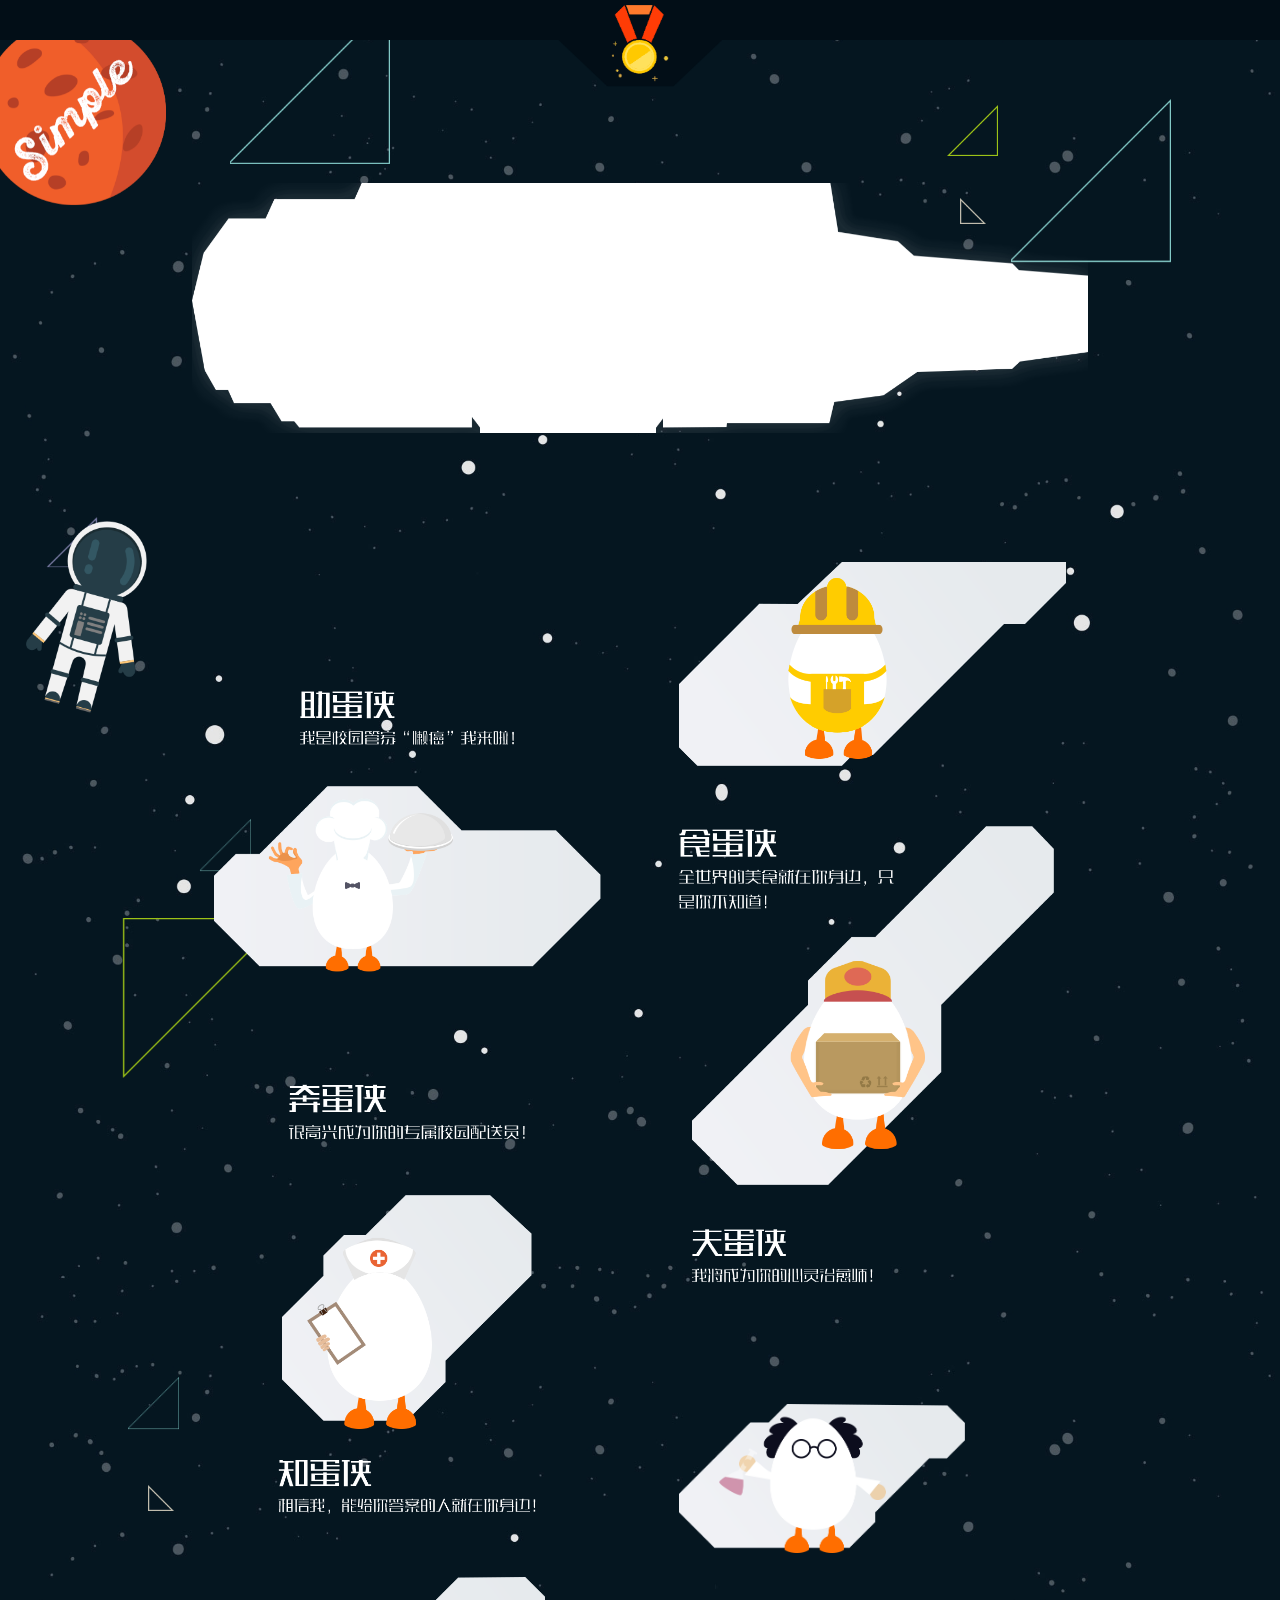
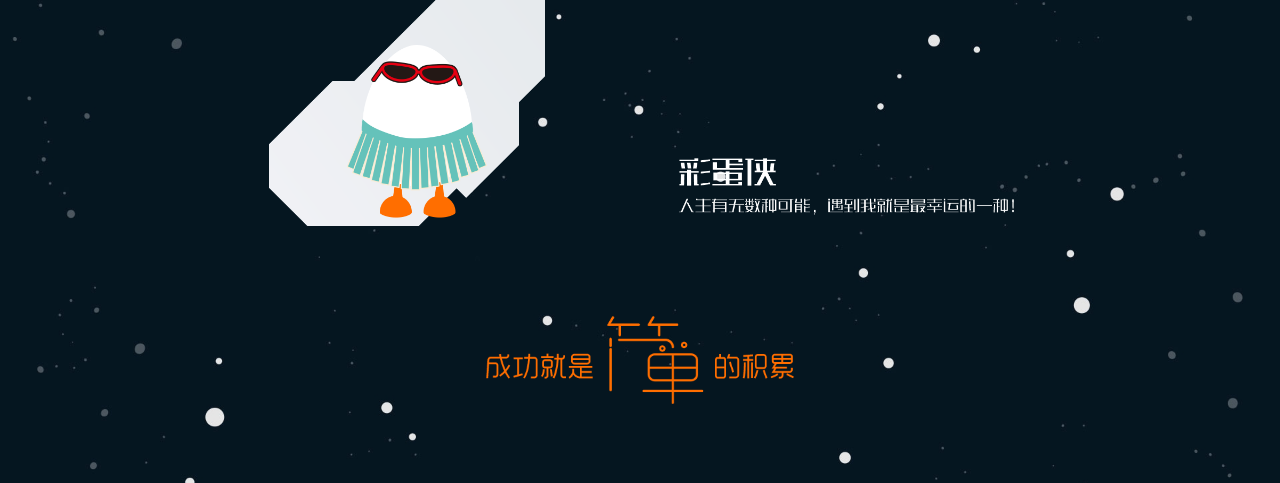
<file: jiandan/index.html>
<!doctype html>
<html lang="en">
<head>
    <meta charset="UTF-8">
    <meta name="viewport"
          content="width=device-width, user-scalable=no, initial-scale=1.0, maximum-scale=1.0, minimum-scale=1.0">
    <meta http-equiv="x-ua-compatible" content="IE=edge, chrome=1"/>
    <meta name = "format-detection" content = "telephone=no">
    <title>简单</title>
    <link rel="stylesheet" href="css/index.css">
    <link rel="stylesheet" href="css/zoomy.css">
</head>
<body>
    <div class="head">
        <img class="head_simple" src="img/simple1.png" alt="">
        <img class="top_bj" src="img/top_bj.png" alt="">
        <div class="headBox">
            <img src="img/jp.png" alt="">
            <img class="shan" src="img/jps.png" alt="">
        </div>
    </div>
    <div class="topHidden">
        <div class="topHiddenCon">
            <p>
                <span>简单英雄榜</span>
                <img src="img/phb.png" alt="">
            </p>
            <div class="tabBox">
                <ul class="tabNav">
                    <li class="active">屌丝榜</li>
                    <li>富豪榜</li>
                    <li>Loser榜</li>
                    <li>HOT榜</li>
                </ul>
                <div class="tabCon">
                    <div class="tabConList">
                        <ul>
                            <li>排名</li>
                            <li>学校</li>
                            <li>电话</li>
                            <p></p>
                        </ul>
                        <div class="list">
                            <ul class="row">
                                <li>
                                    <span class="top1"><img src="img/top1.png" alt=""></span>
                                    <span class="name">屌丝1</span>
                                </li>
                                <li>中国山东省济南市蓝翔职业技术学院挖掘机专业</li>
                                <li>135****7293</li>
                            </ul>
                            <ul class="row">
                                <li>
                                    <span class="top2"><img src="img/top2.png" alt=""></span>
                                    <span class="name">屌丝2</span>
                                </li>
                                <li>中国山东省济南市蓝翔职业技术学院挖掘机专业</li>
                                <li>135****7293</li>
                            </ul>
                            <ul class="row">
                                <li>
                                    <span class="top3"><img src="img/top3.png" alt=""></span>
                                    <span class="name">屌丝3</span>
                                </li>
                                <li>中国山东省济南市蓝翔职业技术学院挖掘机专业</li>
                                <li>135****7293</li>
                            </ul>
                            <ul class="row">
                                <li>
                                    <span class="top4">4</span>
                                    <span class="name">屌丝4</span>
                                </li>
                                <li>中国山东省济南市蓝翔职业技术学院挖掘机专业</li>
                                <li>135****7293</li>
                            </ul>
                            <ul class="row">
                                <li>
                                    <span class="top5">5</span>
                                    <span class="name">屌丝5</span>
                                </li>
                                <li>中国山东省济南市蓝翔职业技术学院挖掘机专业</li>
                                <li>135****7293</li>
                            </ul>
                        </div>
                    </div>
                    <div class="tabConList">
                        <ul>
                            <li>排名</li>
                            <li>学校</li>
                            <li>电话</li>
                            <p></p>
                        </ul>
                        <div class="list">
                            <ul class="row">
                                <li>
                                    <span class="top1"><img src="img/top1.png" alt=""></span>
                                    <span class="name">富豪1</span>
                                </li>
                                <li>中国山东省济南市蓝翔职业技术学院挖掘机专业</li>
                                <li>135****7293</li>
                            </ul>
                            <ul class="row">
                                <li>
                                    <span class="top2"><img src="img/top2.png" alt=""></span>
                                    <span class="name">富豪2</span>
                                </li>
                                <li>中国山东省济南市蓝翔职业技术学院挖掘机专业</li>
                                <li>135****7293</li>
                            </ul>
                            <ul class="row">
                                <li>
                                    <span class="top3"><img src="img/top3.png" alt=""></span>
                                    <span class="name">富豪3</span>
                                </li>
                                <li>中国山东省济南市蓝翔职业技术学院挖掘机专业</li>
                                <li>135****7293</li>
                            </ul>
                            <ul class="row">
                                <li>
                                    <span class="top4">4</span>
                                    <span class="name">富豪4</span>
                                </li>
                                <li>中国山东省济南市蓝翔职业技术学院挖掘机专业</li>
                                <li>135****7293</li>
                            </ul>
                            <ul class="row">
                                <li>
                                    <span class="top5">5</span>
                                    <span class="name">富豪5</span>
                                </li>
                                <li>中国山东省济南市蓝翔职业技术学院挖掘机专业</li>
                                <li>135****7293</li>
                            </ul>
                        </div>
                    </div>
                    <div class="tabConList">
                        <ul>
                            <li>排名</li>
                            <li>学校</li>
                            <li>电话</li>
                            <p></p>
                        </ul>
                        <div class="list">
                            <ul class="row">
                                <li>
                                    <span class="top1"><img src="img/top1.png" alt=""></span>
                                    <span class="name">Loser1</span>
                                </li>
                                <li>中国山东省济南市蓝翔职业技术学院挖掘机专业</li>
                                <li>135****7293</li>
                            </ul>
                            <ul class="row">
                                <li>
                                    <span class="top2"><img src="img/top2.png" alt=""></span>
                                    <span class="name">Loser2</span>
                                </li>
                                <li>中国山东省济南市蓝翔职业技术学院挖掘机专业</li>
                                <li>135****7293</li>
                            </ul>
                            <ul class="row">
                                <li>
                                    <span class="top3"><img src="img/top3.png" alt=""></span>
                                    <span class="name">Loser3</span>
                                </li>
                                <li>中国山东省济南市蓝翔职业技术学院挖掘机专业</li>
                                <li>135****7293</li>
                            </ul>
                            <ul class="row">
                                <li>
                                    <span class="top4">4</span>
                                    <span class="name">Loser4</span>
                                </li>
                                <li>中国山东省济南市蓝翔职业技术学院挖掘机专业</li>
                                <li>135****7293</li>
                            </ul>
                            <ul class="row">
                                <li>
                                    <span class="top5">5</span>
                                    <span class="name">Loser5</span>
                                </li>
                                <li>中国山东省济南市蓝翔职业技术学院挖掘机专业</li>
                                <li>135****7293</li>
                            </ul>
                        </div>
                    </div>
                    <div class="tabConList">
                        <ul>
                            <li>排名</li>
                            <li>学校</li>
                            <li>电话</li>
                            <p></p>
                        </ul>
                        <div class="list">
                            <ul class="row">
                                <li>
                                    <span class="top1"><img src="img/top1.png" alt=""></span>
                                    <span class="name">HOT1</span>
                                </li>
                                <li>中国山东省济南市蓝翔职业技术学院挖掘机专业</li>
                                <li>135****7293</li>
                            </ul>
                            <ul class="row">
                                <li>
                                    <span class="top2"><img src="img/top2.png" alt=""></span>
                                    <span class="name">HOT2</span>
                                </li>
                                <li>中国山东省济南市蓝翔职业技术学院挖掘机专业</li>
                                <li>135****7293</li>
                            </ul>
                            <ul class="row">
                                <li>
                                    <span class="top3"><img src="img/top3.png" alt=""></span>
                                    <span class="name">HOT3</span>
                                </li>
                                <li>中国山东省济南市蓝翔职业技术学院挖掘机专业</li>
                                <li>135****7293</li>
                            </ul>
                            <ul class="row">
                                <li>
                                    <span class="top4">4</span>
                                    <span class="name">HOT4</span>
                                </li>
                                <li>中国山东省济南市蓝翔职业技术学院挖掘机专业</li>
                                <li>135****7293</li>
                            </ul>
                            <ul class="row">
                                <li>
                                    <span class="top5">5</span>
                                    <span class="name">HOT5</span>
                                </li>
                                <li>中国山东省济南市蓝翔职业技术学院挖掘机专业</li>
                                <li>135****7293</li>
                            </ul>
                        </div>
                    </div>
                </div>
            </div>
            <div class="closeBox">
                <img class="close1" src="img/close1.png" alt="">
                <img class="close0" src="img/close0.png" alt="">
            </div>
        </div>
        <span class="topHiddenText">屌丝榜：就是哎呦不错哦！就是很厉害的！</span>
    </div>

    <div href="img/bj_01.png" class="bj zoom"><img src="img/bj_0.jpg" alt=""></div>
    <ul class="triangles">
        <li><img src="img/sanjiao/sj1.png" alt=""></li>
        <li><img src="img/sanjiao/sj1.png" alt=""></li>
        <li><img src="img/sanjiao/sj4.png" alt=""></li>
        <li><img src="img/sanjiao/sj2.png" alt=""></li>
        <li><img src="img/sanjiao/sj3.png" alt=""></li>
        <li><img src="img/sanjiao/sj1.png" alt=""></li>
        <li><img src="img/sanjiao/sj5.png" alt=""></li>
        <li><img src="img/sanjiao/sj1.png" alt=""></li>
        <li><img src="img/sanjiao/sj6.png" alt=""></li>
    </ul>

    <div class="nav">
        <img src="img/jqr.png" alt="">
        <div class="nav_box">
            <div class="nav_hover"></div>
            <div class="navLists">
                <ul>
                    <li><a href="#"><img src="img/nav3.png" alt=""></a></li>
                    <li><a href="#"><img src="img/nav2.png" alt=""></a></li>
                    <li><a href="#"><img src="img/nav1.png" alt=""></a></li>
                </ul>
            </div>
        </div>
    </div>

    <div class="demoCon">
        <div class="banner">
            <img src="img/banner.png" alt="">
        </div>
        <!--
        <ul class="egg">
            <li class="egg1">
                <img class="eggText" src="img/conText1.png" alt="">
                <img class="eggImg" src="img/con1.png" alt="">
            </li>
            <li class="egg2">
                <img class="eggImg" src="img/con2.png" alt="">
                <img class="eggText" src="img/conText2.png" alt="">
                <img class="eggImg" src="img/con3.png" alt="">
                <img class="eggText" src="img/conText3.png" alt="">
            </li>
            <li class="egg3">
                <img class="eggImg" src="img/con4.png" alt="">
                <img class="eggText" src="img/conText4.png" alt="">
                <img class="eggText" src="img/conText5.png" alt="">
                <img class="eggImg" src="img/con5.png" alt="">
            </li>
            <li class="egg4">
                <img class="eggImg" src="img/con6.png" alt="">
                <img class="eggText" src="img/conText6.png" alt="">
            </li>
        </ul>
        -->

        <div class="eggBox">
            <div class="egg egg1">
                <div class="eggList eggText"><img src="img/conText1.png" alt=""></div>
                <div class="eggList eggImg"><img src="img/con1.png" alt=""></div>
                <p></p>
            </div>
            <div class="egg egg2">
                <div class="eggList eggImg"><img src="img/con2.png" alt=""></div>
                <div class="eggList eggText"><img src="img/conText2.png" alt=""></div>
                <p></p>
            </div>
            <div class="egg egg3">
                <div class="eggList eggText"><img src="img/conText3.png" alt=""></div>
                <div class="eggList eggImg"><img src="img/con3.png" alt=""></div>
                <p></p>
            </div>
            <div class="egg egg4">
                <div class="eggList eggImg"><img src="img/con4.png" alt=""></div>
                <div class="eggList eggText"><img src="img/conText4.png" alt=""></div>
                <p></p>
            </div>
            <div class="egg egg5">
                <div class="eggList eggText"><img class="" src="img/conText5.png" alt=""></div>
                <div class="eggList eggImg"><img class="" src="img/con5.png" alt=""></div>
                <p></p>
            </div>
            <div class="egg egg6">
                <div class="eggList eggImg"><img src="img/con6.png" alt=""></div>
                <div class="eggList eggText"><img src="img/conText6.png" alt=""></div>
                <p></p>
            </div>
        </div>

        <img class="slogan" src="img/slogan.png" alt="">
    </div>
    <div class="up">
        <img src="img/top.png" alt="">
    </div>
</body>
<script src="js/jquery.1.10.2.min.js"></script>
<script src="js/index.js"></script>
<script src="js/zoomy.js"></script>
<script>
    $(function(){
        $('.zoom').zoomy();
    });
</script>
</html>
</file>
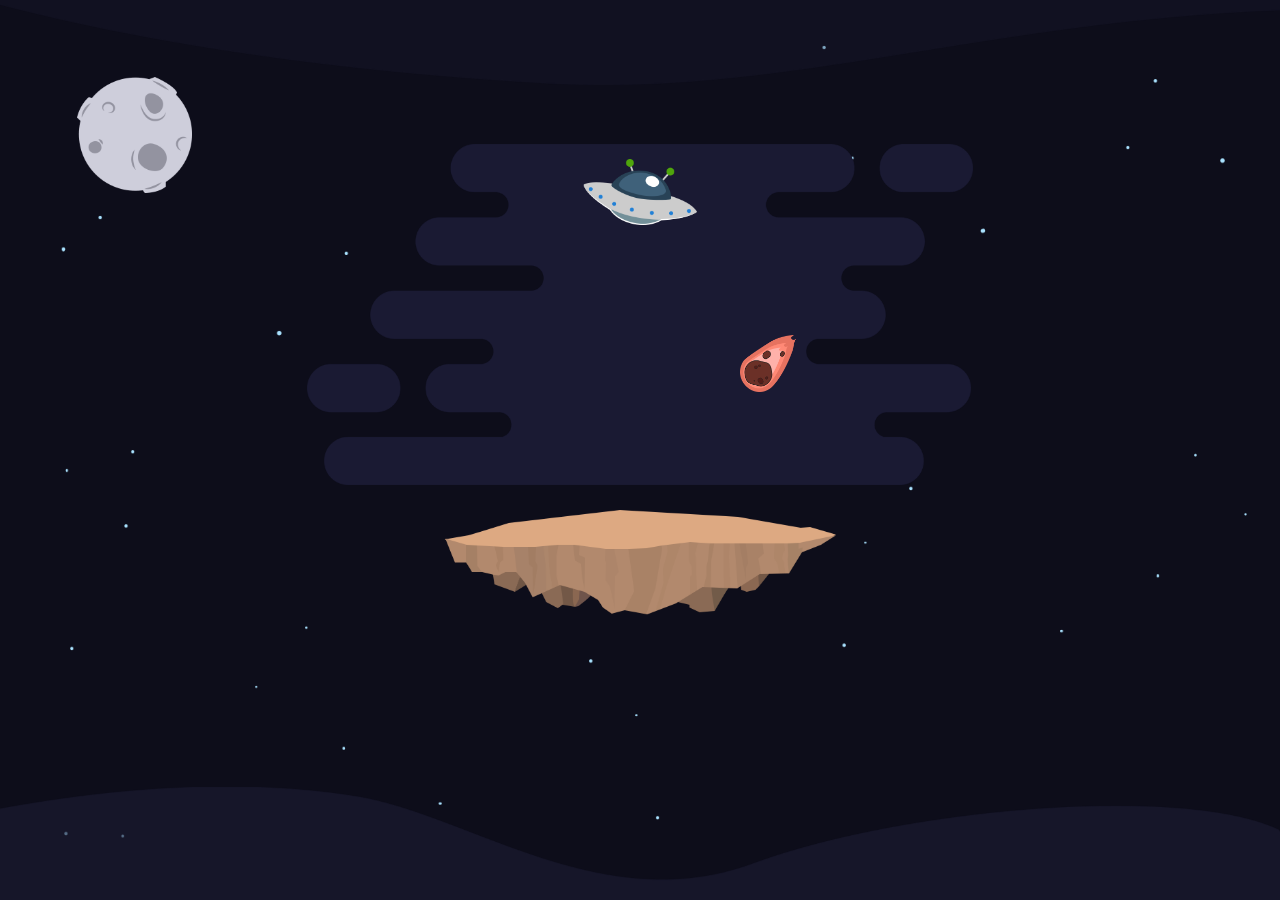
<file: jiandan/brief.html>
<!doctype html>
<html lang="en">
<head>
    <meta charset="UTF-8">
    <meta name="viewport"
          content="width=device-width, user-scalable=no, initial-scale=1.0, maximum-scale=1.0, minimum-scale=1.0">
    <meta http-equiv="X-UA-Compatible" content="ie=edge">
    <title>公司介绍</title>
    <link rel="stylesheet" href="css/brief.css">
</head>
<body>
    <div class="briefBj">
        <img src="img/brief/bj_top.png" alt="">
        <img src="img/brief/bj_bottom.png" alt="">
    </div>

    <div class="briefNav">
        <img class="menu" src="img/brief/menu.png" alt="">
        <div class="list">
            <img src="img/brief/nav1.png" alt="">
        </div>
        <div class="list">
            <img src="img/brief/nav2.png" alt="">
        </div>
        <div class="list">
            <img src="img/brief/nav3.png" alt="">
        </div>
    </div>

    <div class="con">
        <img src="img/brief/yun.png" alt="">
        <p class="terrace">
            <img src="img/brief/pt.png" alt="">
        </p>
        <div class="conBox">
            <div class="ufo">
                <img src="img/brief/ufo.png" alt="">
            </div>
            <div class="deng">
                <img src="img/brief/deng.png" alt="">
                <img src="img/brief/quan.png" alt="">
            </div>
        </div>
    </div>

    <div class="stones">
        <img class="stone1" src="img/brief/ys1.png" alt="">
    </div>
</body>
<script src="js/jquery.1.10.2.min.js"></script>
<script src="js/brief.js"></script>
</html>
</file>
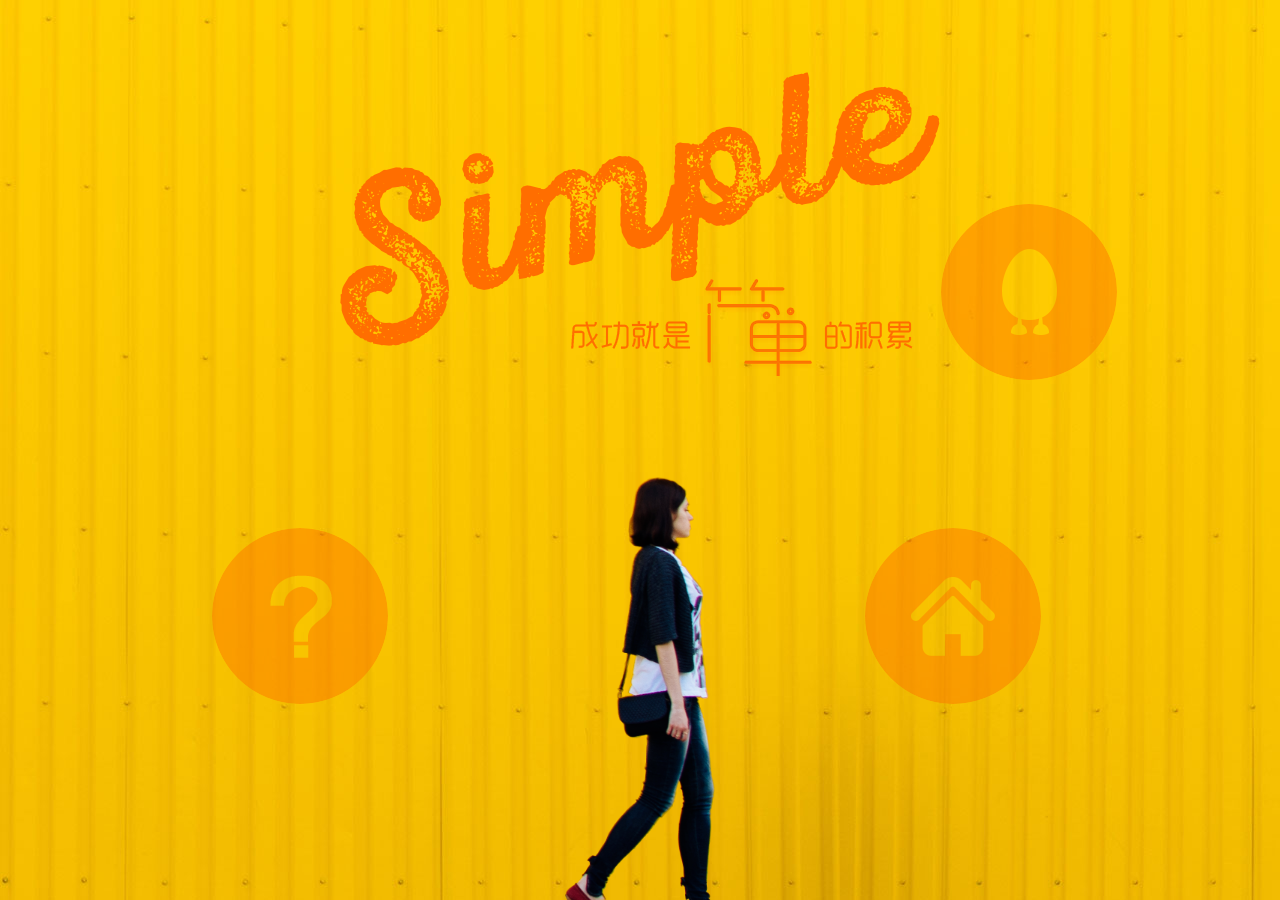
<file: jiandan/nav.html>
<!doctype html>
<html lang="en">
<head>
    <meta charset="UTF-8">
    <meta name="viewport" content="width=device-width,initial-scale=1,minimum-scale=1,maximum-scale=1,user-scalable=no" />
    <meta name="renderer" content="webkit">
    <meta http-equiv="x-ua-compatible" content="IE=edge, chrome=1"/>
    <meta name = "format-detection" content = "telephone=no">
    <title>简单_导航页</title>
    <link rel="stylesheet" href="css/style.css"/>
</head>
<body class="nav">
    <div class="bj">
        <img class="people" src="img/people.png" alt=""/>
        <img class="simple" src="img/simple.png" alt=""/>
    </div>

    <a href="#" class="nav_list nav_list1"></a>
    <a href="#" class="nav_list nav_list2"></a>
    <a href="index.html" class="nav_list nav_list3"></a>
</body>
<script src="js/jquery.1.10.2.min.js"></script>
<script src="js/piao.js"></script>
</html>
</file>
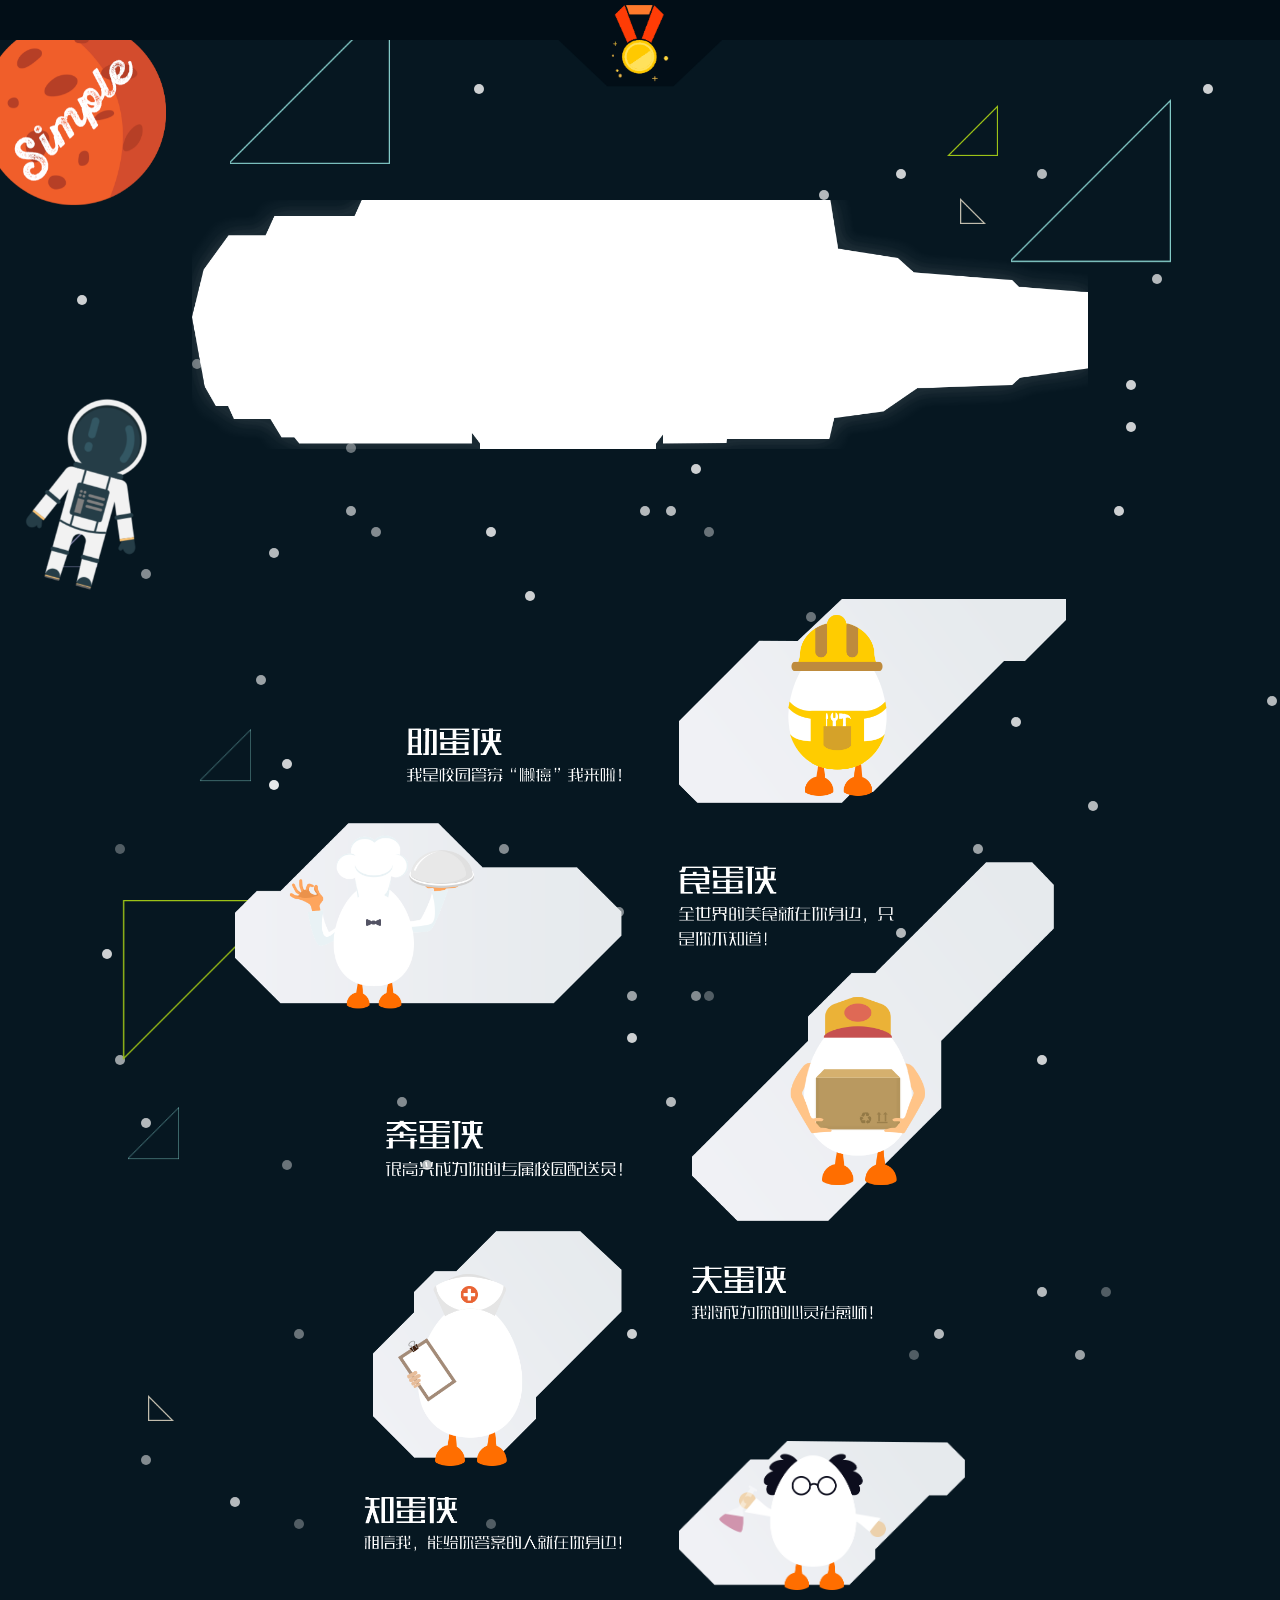
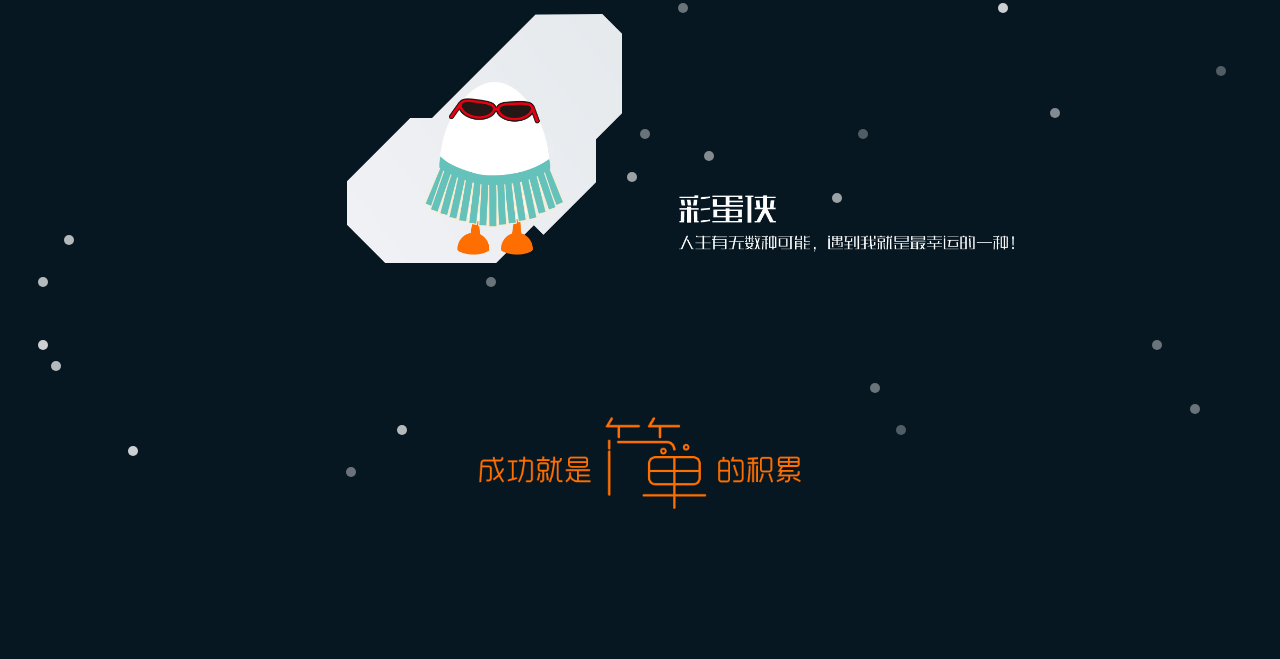
<file: jiandan/lx/index1.html>
<!doctype html>
<html lang="en">
<head>
    <meta charset="UTF-8">
    <meta name="viewport"
          content="width=device-width, user-scalable=no, initial-scale=1.0, maximum-scale=1.0, minimum-scale=1.0">
    <meta http-equiv="x-ua-compatible" content="IE=edge, chrome=1"/>
    <meta name = "format-detection" content = "telephone=no">
    <title>简单</title>
    <link rel="stylesheet" href="index1.css">
    <link rel="stylesheet" href="../css/zoomy.css">
</head>
<body class="starBox">
    <div class="head">
        <img class="head_simple" src="../img/simple1.png" alt="">
        <img class="top_bj" src="../img/top_bj.png" alt="">
        <div class="headBox">
            <img src="../img/jp.png" alt="">
            <img class="shan" src="../img/jps.png" alt="">
        </div>
    </div>
    <div class="topHidden">
        <div class="topHiddenCon">
            <p>
                <span>简单英雄榜</span>
                <img src="../img/phb.png" alt="">
            </p>
            <div class="tabBox">
                <ul class="tabNav">
                    <li class="active">屌丝榜</li>
                    <li>富豪榜</li>
                    <li>Loser榜</li>
                    <li>HOT榜</li>
                </ul>
                <div class="tabCon">
                    <div class="tabConList">
                        <ul>
                            <li>排名</li>
                            <li>学校</li>
                            <li>电话</li>
                            <p></p>
                        </ul>
                        <div class="list">
                            <ul class="row">
                                <li>
                                    <span class="top1"><img src="../img/top1.png" alt=""></span>
                                    <span class="name">屌丝1</span>
                                </li>
                                <li>中国山东省济南市蓝翔职业技术学院挖掘机专业</li>
                                <li>135****7293</li>
                            </ul>
                            <ul class="row">
                                <li>
                                    <span class="top2"><img src="../img/top2.png" alt=""></span>
                                    <span class="name">屌丝2</span>
                                </li>
                                <li>中国山东省济南市蓝翔职业技术学院挖掘机专业</li>
                                <li>135****7293</li>
                            </ul>
                            <ul class="row">
                                <li>
                                    <span class="top3"><img src="../img/top3.png" alt=""></span>
                                    <span class="name">屌丝3</span>
                                </li>
                                <li>中国山东省济南市蓝翔职业技术学院挖掘机专业</li>
                                <li>135****7293</li>
                            </ul>
                            <ul class="row">
                                <li>
                                    <span class="top4">4</span>
                                    <span class="name">屌丝4</span>
                                </li>
                                <li>中国山东省济南市蓝翔职业技术学院挖掘机专业</li>
                                <li>135****7293</li>
                            </ul>
                            <ul class="row">
                                <li>
                                    <span class="top5">5</span>
                                    <span class="name">屌丝5</span>
                                </li>
                                <li>中国山东省济南市蓝翔职业技术学院挖掘机专业</li>
                                <li>135****7293</li>
                            </ul>
                        </div>
                    </div>
                    <div class="tabConList">
                        <ul>
                            <li>排名</li>
                            <li>学校</li>
                            <li>电话</li>
                            <p></p>
                        </ul>
                        <div class="list">
                            <ul class="row">
                                <li>
                                    <span class="top1"><img src="../img/top1.png" alt=""></span>
                                    <span class="name">富豪1</span>
                                </li>
                                <li>中国山东省济南市蓝翔职业技术学院挖掘机专业</li>
                                <li>135****7293</li>
                            </ul>
                            <ul class="row">
                                <li>
                                    <span class="top2"><img src="../img/top2.png" alt=""></span>
                                    <span class="name">富豪2</span>
                                </li>
                                <li>中国山东省济南市蓝翔职业技术学院挖掘机专业</li>
                                <li>135****7293</li>
                            </ul>
                            <ul class="row">
                                <li>
                                    <span class="top3"><img src="../img/top3.png" alt=""></span>
                                    <span class="name">富豪3</span>
                                </li>
                                <li>中国山东省济南市蓝翔职业技术学院挖掘机专业</li>
                                <li>135****7293</li>
                            </ul>
                            <ul class="row">
                                <li>
                                    <span class="top4">4</span>
                                    <span class="name">富豪4</span>
                                </li>
                                <li>中国山东省济南市蓝翔职业技术学院挖掘机专业</li>
                                <li>135****7293</li>
                            </ul>
                            <ul class="row">
                                <li>
                                    <span class="top5">5</span>
                                    <span class="name">富豪5</span>
                                </li>
                                <li>中国山东省济南市蓝翔职业技术学院挖掘机专业</li>
                                <li>135****7293</li>
                            </ul>
                        </div>
                    </div>
                    <div class="tabConList">
                        <ul>
                            <li>排名</li>
                            <li>学校</li>
                            <li>电话</li>
                            <p></p>
                        </ul>
                        <div class="list">
                            <ul class="row">
                                <li>
                                    <span class="top1"><img src="../img/top1.png" alt=""></span>
                                    <span class="name">Loser1</span>
                                </li>
                                <li>中国山东省济南市蓝翔职业技术学院挖掘机专业</li>
                                <li>135****7293</li>
                            </ul>
                            <ul class="row">
                                <li>
                                    <span class="top2"><img src="../img/top2.png" alt=""></span>
                                    <span class="name">Loser2</span>
                                </li>
                                <li>中国山东省济南市蓝翔职业技术学院挖掘机专业</li>
                                <li>135****7293</li>
                            </ul>
                            <ul class="row">
                                <li>
                                    <span class="top3"><img src="../img/top3.png" alt=""></span>
                                    <span class="name">Loser3</span>
                                </li>
                                <li>中国山东省济南市蓝翔职业技术学院挖掘机专业</li>
                                <li>135****7293</li>
                            </ul>
                            <ul class="row">
                                <li>
                                    <span class="top4">4</span>
                                    <span class="name">Loser4</span>
                                </li>
                                <li>中国山东省济南市蓝翔职业技术学院挖掘机专业</li>
                                <li>135****7293</li>
                            </ul>
                            <ul class="row">
                                <li>
                                    <span class="top5">5</span>
                                    <span class="name">Loser5</span>
                                </li>
                                <li>中国山东省济南市蓝翔职业技术学院挖掘机专业</li>
                                <li>135****7293</li>
                            </ul>
                        </div>
                    </div>
                    <div class="tabConList">
                        <ul>
                            <li>排名</li>
                            <li>学校</li>
                            <li>电话</li>
                            <p></p>
                        </ul>
                        <div class="list">
                            <ul class="row">
                                <li>
                                    <span class="top1"><img src="../img/top1.png" alt=""></span>
                                    <span class="name">HOT1</span>
                                </li>
                                <li>中国山东省济南市蓝翔职业技术学院挖掘机专业</li>
                                <li>135****7293</li>
                            </ul>
                            <ul class="row">
                                <li>
                                    <span class="top2"><img src="../img/top2.png" alt=""></span>
                                    <span class="name">HOT2</span>
                                </li>
                                <li>中国山东省济南市蓝翔职业技术学院挖掘机专业</li>
                                <li>135****7293</li>
                            </ul>
                            <ul class="row">
                                <li>
                                    <span class="top3"><img src="../img/top3.png" alt=""></span>
                                    <span class="name">HOT3</span>
                                </li>
                                <li>中国山东省济南市蓝翔职业技术学院挖掘机专业</li>
                                <li>135****7293</li>
                            </ul>
                            <ul class="row">
                                <li>
                                    <span class="top4">4</span>
                                    <span class="name">HOT4</span>
                                </li>
                                <li>中国山东省济南市蓝翔职业技术学院挖掘机专业</li>
                                <li>135****7293</li>
                            </ul>
                            <ul class="row">
                                <li>
                                    <span class="top5">5</span>
                                    <span class="name">HOT5</span>
                                </li>
                                <li>中国山东省济南市蓝翔职业技术学院挖掘机专业</li>
                                <li>135****7293</li>
                            </ul>
                        </div>
                    </div>
                </div>
            </div>
            <div class="closeBox">
                <img class="close1" src="../img/close1.png" alt="">
                <img class="close0" src="../img/close0.png" alt="">
            </div>
        </div>
        <span class="topHiddenText">屌丝榜：就是哎呦不错哦！就是很厉害的！</span>
    </div>

    <ul class="triangles">
        <li><img src="../img/sanjiao/sj1.png" alt=""></li>
        <li><img src="../img/sanjiao/sj1.png" alt=""></li>
        <li><img src="../img/sanjiao/sj4.png" alt=""></li>
        <li><img src="../img/sanjiao/sj2.png" alt=""></li>
        <li><img src="../img/sanjiao/sj3.png" alt=""></li>
        <li><img src="../img/sanjiao/sj1.png" alt=""></li>
        <li><img src="../img/sanjiao/sj5.png" alt=""></li>
        <li><img src="../img/sanjiao/sj1.png" alt=""></li>
        <li><img src="../img/sanjiao/sj6.png" alt=""></li>
    </ul>

    <div class="nav">
        <img src="../img/jqr.png" alt="">
        <div class="nav_box">
            <div class="nav_hover"></div>
            <div class="navLists">
                <ul>
                    <li><a href="#"><img src="../img/nav3.png" alt=""></a></li>
                    <li><a href="#"><img src="../img/nav2.png" alt=""></a></li>
                    <li><a href="#"><img src="../img/nav1.png" alt=""></a></li>
                </ul>
            </div>
        </div>
    </div>

    <div class="demoCon">
        <div class="banner">
            <img src="../img/banner.png" alt="">
        </div>

        <div class="eggBox">
            <div class="egg egg1">
                <div class="eggList eggText"><img src="../img/conText1.png" alt=""></div>
                <div class="eggList eggImg"><img src="../img/con1.png" alt=""></div>
                <p></p>
            </div>
            <div class="egg egg2">
                <div class="eggList eggImg"><img src="../img/con2.png" alt=""></div>
                <div class="eggList eggText"><img src="../img/conText2.png" alt=""></div>
                <p></p>
            </div>
            <div class="egg egg3">
                <div class="eggList eggText"><img src="../img/conText3.png" alt=""></div>
                <div class="eggList eggImg"><img src="../img/con3.png" alt=""></div>
                <p></p>
            </div>
            <div class="egg egg4">
                <div class="eggList eggImg"><img src="../img/con4.png" alt=""></div>
                <div class="eggList eggText"><img src="../img/conText4.png" alt=""></div>
                <p></p>
            </div>
            <div class="egg egg5">
                <div class="eggList eggText"><img class="" src="../img/conText5.png" alt=""></div>
                <div class="eggList eggImg"><img class="" src="../img/con5.png" alt=""></div>
                <p></p>
            </div>
            <div class="egg egg6">
                <div class="eggList eggImg"><img src="../img/con6.png" alt=""></div>
                <div class="eggList eggText"><img src="../img/conText6.png" alt=""></div>
                <p></p>
            </div>
        </div>

        <img class="slogan" src="../img/slogan.png" alt="">
    </div>


    <div class="up">
        <img src="../img/top.png" alt="">
    </div>
</body>
<script src="../js/jquery.1.10.2.min.js"></script>
<script src="index1.js"></script>
<script src="../js/zoomy.js"></script>
<script>
    $(function(){
        $('.zoom').zoomy();

        for (var i=0;i<100;i++){
            var html="<div class='star' style='left:"+GetRandomNum(1,99)+"%;top:"+GetRandomNum(1,99)+"%;animation: xing 1s "+GetRandomNum(10,99)/20+"s infinite alternate;background: rgba(255,255,255,"+GetRandomNum(3,9)/10+")'></div>";
            $('.starBox').append(html);
        }
    });

    function GetRandomNum(Min,Max) {
        var Range = Max - Min;
        var Rand = Math.random();
        return(Min + Math.round(Rand * Range));
    }
</script>
</html>
</file>
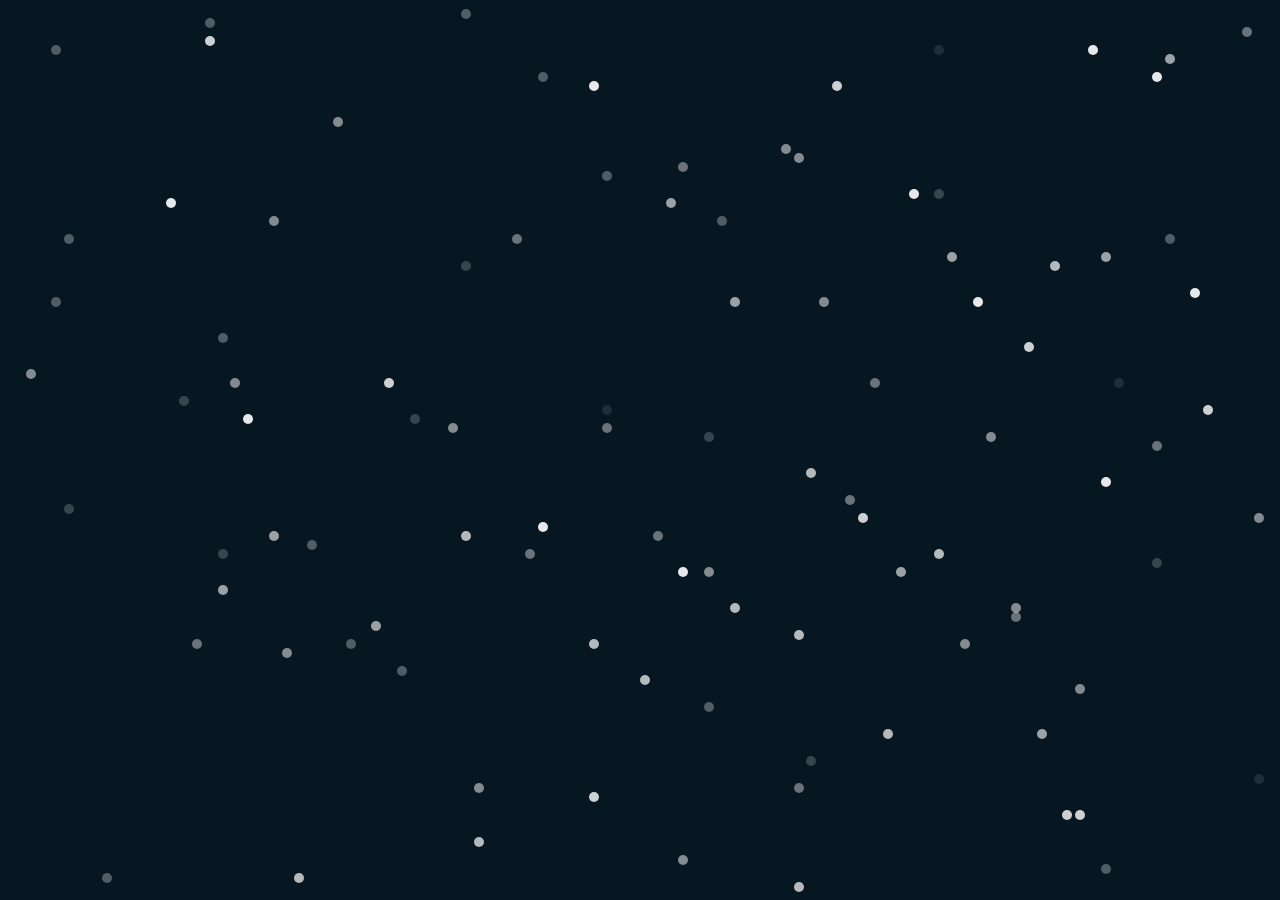
<file: jiandan/lx/xing.html>
<!doctype html>
<html lang="en">
<head>
    <meta charset="UTF-8">
    <meta name="viewport"
          content="width=device-width, user-scalable=no, initial-scale=1.0, maximum-scale=1.0, minimum-scale=1.0">
    <meta http-equiv="X-UA-Compatible" content="ie=edge">
    <title>Document</title>
    <style>
        body {
            margin: 0;
            padding: 0;
            background: #061721;
            width: 100%;
            height: 100%;
            overflow: hidden;
        }
        .xing {
            position: absolute;
            left: 0;
            top: 0;
            width: 100%;
            height: 100%;
        }
        .star {
            width: 10px;
            height: 10px;
            position: absolute;
            border-radius: 50%;
        }
        @keyframes xing {
            0% {
                opacity: 0.3;
                transform: scale(0.5,0.5);
            }
            100% {
                opacity: 1;
                transform: scale(1,1);
            }
        }
    </style>
</head>
<body>
<div class="xing"></div>
<script src="../js/jquery.1.10.2.min.js"></script>
<script>
    $(function () {
        for (var i=0;i<100;i++){
            var html="<div class='star' style='left:"+GetRandomNum(1,99)+"%;top:"+GetRandomNum(1,99)+"%;animation: xing 1s "+GetRandomNum(10,99)/20+"s infinite alternate;background: rgba(255,255,255,"+GetRandomNum(1,9)/10+")'></div>";
            $('.xing').append(html);
        }
    });

    function GetRandomNum(Min,Max) {
        var Range = Max - Min;
        var Rand = Math.random();
        return(Min + Math.round(Rand * Range));
    }
</script>
</body>
</html>
</file>
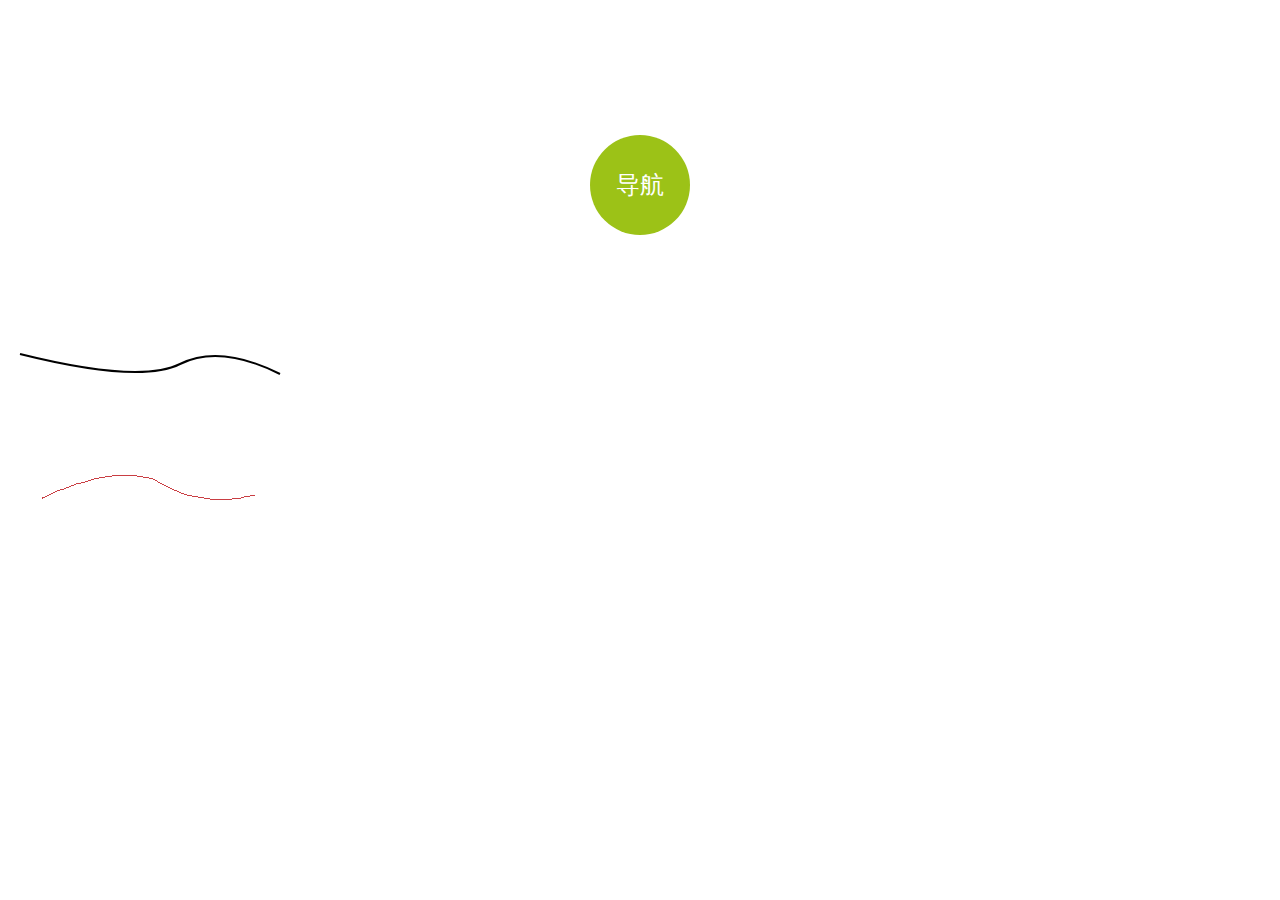
<file: jiandan/nav/nav.html>
<!doctype html>
<html lang="en">
<head>
    <meta charset="UTF-8">
    <meta name="viewport" content="width=device-width, user-scalable=no, initial-scale=1.0, maximum-scale=1.0, minimum-scale=1.0">
    <meta http-equiv="X-UA-Compatible" content="ie=edge">
    <title>Document</title>
    <link rel="stylesheet" href="css/nav.css">
    <style>
        .path {
            stroke-dasharray: 1000;
            stroke-dashoffset: 1000;
            animation: dash 5s linear alternate infinite;;
        }

        @keyframes dash {
            from {
                stroke-dashoffset: 1000;
            }
            to {
                stroke-dashoffset: 0;
            }
        }

        .curve {
            width: 300px;
            height: 100px;
            background: url("img/1.png") no-repeat;
            animation: curve 1s infinite;
        }

        @keyframes curve {
            0% {
                background: url("img/1.png") no-repeat;
            }
            50% {
                background: url("img/2.png") no-repeat;
            }
            100% {
                background: url("img/1.png") no-repeat;
            }
        }
    </style>
</head>
<body>
    <div class="component">
        <button class="cn-button" id="cn-button">导航</button>
        <div class="cn-wrapper" id="cn-wrapper">
            <ul>
                <li><a href="#"><span>NAV1</span></a></li>
                <li><a href="#"><span>NAV2</span></a></li>
                <li><a href="#"><span>NAV3</span></a></li>
                <li><a href="#"><span>NAV4</span></a></li>
                <li><a href="#"><span>NAV5</span></a></li>
                <li><a href="#"><span>NAV5</span></a></li>
                <li><a href="#"><span>NAV7</span></a></li>
            </ul>
        </div>
    </div>

    <svg width="340px" height="340px">
        <path class="path" fill="none" stroke="#000" stroke-width="1" stroke-miterlimit="10" d="M66.039,133.545c0,0-21-57,18-67s49-4,65,8s30,41,53,27s66,4,58,32s-5,44,18,57s22,46,0,45s-54-40-68-16s-40,88-83,48s11-61-11-80s-79-7-70-41C46.039,146.545,53.039,128.545,66.039,133.545z"/>
    </svg>
    <br>

    <svg id="svg" width="300" height="100">
        <desc>二次贝塞尔平滑曲线</desc><defs></defs>
        <!--
            M : moveto 移动到  (x y)+;          Q : quadratic Bézier curveto  二次贝塞尔曲线到    (x1 y1 x y)+;
            T : smooth quadratic Bézier curveto  光滑二次贝塞尔曲线到     (x2 y2 x y)+
        -->
        <path d="M20 10 Q140 40 180 20 T280 30" stroke="#000000" fill="none" style="stroke-width: 2px;"></path>
    </svg>

    <div class="curve"></div>
</body>
<script src="js/jquery.1.10.2.min.js"></script>
<script>
    $(function () {
        var btn=$(".cn-button");
        var wrapper=$(".cn-wrapper");
        btn.hover(function () {
            wrapper.addClass('nav')
        },function () {
            wrapper.removeClass('nav')
        });
        wrapper.hover(function () {
            $(this).addClass('nav')
        },function () {
            $(this).removeClass('nav')
        });
    })
</script>
</html>
</file>
<file: jiandan/css/index.css>
* {
    box-sizing: border-box;
    -moz-box-sizing: border-box;
    -webkit-box-sizing: border-box;
}
body,div,input,p,ul,li,textarea {
    margin: 0;
    padding: 0;
    font-family: "微软雅黑", 'Microsoft YaHei';
}
body {
    width: 100%;
    min-width: 1170px;
    position: relative;
    background: #061721;
}
ul,li {
    list-style: none;
}
img,input {
    border: 0;
}
html,body {
    color: #333;
}
a{
    text-decoration:none;
    color: #333;
    -webkit-tap-highlight-color: rgba(0, 0, 0, 0);
}


/*头部*/
.head {
    position: absolute;
    left: 0;
    top: 0;
    width: 100%;
    z-index: 100;
}
.head_simple {
    width: 13%;
    position: absolute;
    left: 0;
    top: 20px;
    z-index: -1;
}
.head > .top_bj {
    width: 100%;
}
.headBox {
    position: absolute;
    left: 47.5%;
    top: 0;
    width: 5%;
    height: 100%;
    text-align: center;
    cursor: pointer;
}
.headBox > img:first-child {
    position: absolute;
    left: 10%;
    top: 5%;
    width: 80%;
}
.headBox > .shan {
    width: 90%;
    position: absolute;
    left: 5%;
    bottom: 10%;
}
/*头部隐藏排行榜*/
.topHidden {
    background: #ffecc7;
    position: absolute;
    width: 100%;
    height: 650px;
    overflow: hidden;
    left: 0;
    top: -650px;
    z-index: 11;
    padding-top: 15px;
    padding-bottom: 10px;
}
.topHiddenCon {
    width: 54%;
    margin-left: 23%;
    margin-right: 2.6%;
    float: left;
}
.topHiddenText {
    color: #c5b28e;
    /*margin-top: 12%;*/
    /*float: left;*/
    position: absolute;
    top: 36%;
    left: 78%;
}
.topHiddenCon > p {
    text-align: center;
    margin-bottom: 8px;
    position: relative;
}
.topHiddenCon > p > span {
    color: #b91817;
    font-size: 24px;
    position: absolute;
    left: 0;
    bottom: 10px;
}
.topHiddenCon > p > img {
    width: 18.5%;
}
.tabBox {
    width: 100%;
    -webkit-box-shadow:0 0 10px rgba(171, 90, 0, .3);
    -moz-box-shadow:0 0 10px rgba(171, 90, 0, .3);
    box-shadow:0 0 10px rgba(171, 90, 0, .3);
}
.tabNav {
    width: 100%;
    height: 40px;
    background: #f7efe0;
}
.tabNav > li {
    width: 25%;
    height: 100%;
    float: left;
    padding-left: 30px;
    line-height: 40px;
    color: #662b02;
    font-size: 20px;
    cursor: pointer;
}
.active {
    background: #fff7e7 !important;
    border-top: 2px solid #b91817;
}
.tabCon {
    padding: 0 5% 15px;
    background: #fff7e7;
}
.tabConList {
    display: none;
}
.tabCon > .tabConList:first-child {
    display: block;
}
.tabConList > ul {
    border-bottom: 1px solid #e9dfcc;
}
.tabConList > ul > li {
    float: left;
    color: #ac9e83;
    font-size: 20px;
    line-height: 60px;
}
.tabConList > ul > li:first-child,.row > li:first-child {
    width: 21%;
}
.tabConList > ul > li:nth-child(2),.row > li:nth-child(2) {
    width: 52%;
}
.tabConList > ul > li:nth-child(3),.row > li:nth-child(3) {
    width: 27%;
}
.tabConList > ul > p {
    clear: both;
}
.list {
    margin-top: 8px;
}
.row {
    height: 25px;
    overflow: hidden;
    margin-bottom: 20px;
}
.row > li {
    float: left;
    color: #241803;
    font-size: 17px;
    word-break: keep-all;
    white-space: nowrap;
    overflow: hidden;
    text-overflow: ellipsis;
}
.row > li:first-child {
    padding-left: 1%;
}
.row > li > span {
    display: block;
    float: left;
}
.top1,.top2,.top3, .top4,.top5 {
    width: 16px;
    height: 22px;
    text-align: center;
}
.row > li > span > img {
    height: 100%;
}
.name {
    color: #241803;
    font-size: 17px;
    margin-left: 16px;
}
.closeBox {
    width: 40px;
    height: 40px;
    margin: 20px auto 0;
    border: 3px solid #17233f;
    position: relative;
    overflow: hidden;
    cursor: pointer;
    transform: rotate(-45deg);
}
.closeBox > img {
    width: 100%;
    position: absolute;
    left: 0;
}
.close0 {
    top: -100%;
}
.close1 {
    top: 0;
}


/*星星*/
.bj {
    width: 100%;
    position: absolute;
    left: 0;
    top: 0;
    overflow: hidden;
}
.bj > img {
    width: 100%;
    display: block;
}

/*三角*/
.triangles {
    width: 100%;
    height: 100%;
    overflow: hidden;
}
.triangles > li {
    position: fixed;
    z-index: 1;
}
.triangles > li > img {
    width: 100%;
}
.triangles > li:first-child {
    top: 0.1%;
    left: 18%;
    width: 12.5%;
}
.triangles > li:nth-child(2) {
    top: 11%;
    left: 79%;
    width: 12.5%;
}
.triangles > li:nth-child(3) {
    top: 57.4%;
    left: 3.6%;
    width: 4%;
}
.triangles > li:nth-child(4) {
    top: 11.7%;
    left: 74%;
    width: 4%;
}
.triangles > li:nth-child(5) {
    top: 22%;
    left: 75%;
    width: 2%;
}
.triangles > li:nth-child(6) {
     top: 91%;
     left: 15.6%;
     width: 4%;
}
.triangles > li:nth-child(7) {
    top: 102%;
    left: 9.6%;
    width: 12.5%;
}
.triangles > li:nth-child(8) {
    top: 153%;
    left: 10%;
    width: 4%;
}
.triangles > li:nth-child(9) {
    top: 165%;
    left: 11.6%;
    width: 2%;
}


/*机器人导航*/
.nav {
    width: 9.5%;
    position: absolute;
    left: 2%;
    /*top: 18.9%;*/
    top: 25%;
    z-index: 20;
}
.nav > img {
    width: 100%;
    position: absolute;
    left: 0;
    top: 0;
    z-index: 10;
}
.nav_box {
    width: 65%;
    position: absolute;
    right: 0;
    top: 0;
    border-radius: 50%;
}
.nav_hover {
    width: 100%;
    height: 100%;
    background: rgba(0,0,0,0);
    position: absolute;
    right: 0;
    top: 0;
    border-radius: 50%;
    z-index: 2;
}
.navLists {
    width: 180%;
    height: 180%;
    border-radius: 50%;
    overflow: hidden;
    position: absolute;
    left: -40%;
    /*top: 0;*/
    top: -40%;
    background: rgba(0,0,0,0);
    /*margin-top: -50px;*/
    transition: all 0.3s ease;
    -moz-transition: all 0.3s ease;
    -webkit-transition: all 0.3s ease;
    transform: scale(0.1,0.1) rotate(-90deg);
    -moz-transform: scale(0.1,0.1) rotate(-90deg);
    -webkit-transform: scale(0.1,0.1) rotate(-90deg);
}
.navLists:after {
    content: "";
    display: block;
    width: 64%;
    height: 64%;
    border-radius: 50%;
    position: absolute;
    left: 18%;
    top: 18%;
    margin-top: 1px;
    background: #071621;
    z-index: 1;
}
.navListsHover {
    transform: scale(1,1) rotate(118deg) !important;
    -moz-transform: scale(1,1) rotate(118deg) !important;
    -webkit-transform: scale(1,1) rotate(118deg) !important;
}
.navLists > ul > li {
    width: 100%;
    height: 100%;
    overflow: hidden;
    position: absolute;
    left: -50%;
    top: -50%;
    background: rgba(51,87,99,.3);
    transform-origin: 100% 100%;
    -moz-transform-origin: 100% 100%;
    -webkit-transform-origin: 100% 100%;
}
.navLists > ul > li:first-child {
    transform: rotate(-66deg) skew(30deg);
    -moz-transform: rotate(-66deg) skew(30deg);
    -webkit-transform: rotate(-66deg) skew(30deg);
}
.navLists > ul > li:nth-child(2) {
    transform: rotate(0deg) skew(30deg);
    -moz-transform: rotate(0deg) skew(30deg);
    -webkit-transform: rotate(0deg) skew(30deg);
}
.navLists > ul > li:nth-child(3) {
    transform: rotate(66deg) skew(30deg);
    -moz-transform: rotate(66deg) skew(30deg);
    -webkit-transform: rotate(66deg) skew(30deg);
}
.navLists > ul > li > a {
    display: block;
    width: 90%;
    height: 90%;
    position: absolute;
    right: -45%;
    bottom: -45%;
    border-radius: 50%;
    text-align: center;
    transform: skew(-30deg) rotate(-60deg) scale(1);
    -moz-transform: skew(-30deg) rotate(-60deg) scale(1);
    -webkit-transform: skew(-30deg) rotate(-60deg) scale(1);
}
.navLists > ul > li > a > img {
    width: 30%;
}



/*页面内容*/
.demoCon {
    /*position: absolute;
    top: 8.8%;
    left: 0;
    width: 100%;
    z-index: 3;*/
}
.banner {
    width: 70%;
    position: absolute;
    left: 15%;
    top: 8.8%;
    z-index: 3;
}
.banner > img {
    width: 100%;
    display: block;
}

/*
.egg {
    width: 70%;
    margin: auto;
    position: absolute;
    left: 15%;
    top: 28.9%;
    z-index: 3;
}
.egg > li {
    position: relative;
}
.egg > li > img {
    position: absolute;
}
.egg1 > .eggText {
    width: 29.7%;
    left: 11%;
    top: 245px;
}
.egg1 > .eggImg {
    width: 55%;
    right: 0;
    top: 0;
}
.egg2 > .eggImg:first-child {
    width: 49%;
    left: 0;
    top: 464px;
}
.egg2 > img:nth-child(2) {
    width: 28.9%;
    left: 51%;
    top: 540px;
}
.egg2 > img:nth-child(3) {
    width: 47%;
    right: 10px;
    top: 543px;
}
.egg2 > img:nth-child(4) {
    width: 31%;
    left: 14.7%;
    top: 996px;
}
.egg3 > img:first-child {
    width: 34.7%;
    left: 10%;
    top: 1185px;
}
.egg3 > img:nth-child(2) {
    width: 25.2%;
    left: 47.5%;
    top: 1250px;
}
.egg3 > img:nth-child(3) {
    width: 36.5%;
    left: 10%;
    top: 1688px;
}
.egg3 > img:nth-child(4) {
    width: 46.5%;
    left: 49.5%;
    top: 1556px;
}
.egg4 > .eggImg {
    width: 37.8%;
    left: 2.5%;
    top: 1907px;
}
.egg4 > .eggText {
    width: 45%;
    left: 39%;
    top: 2267px;
}
*/

.eggBox {
    width: 70%;
    position: absolute;
    left: 15%;
    top: 27%;
    z-index: 3;
}
.eggBox .eggImg {
    display: block;
}
.egg {
    width: 100%;
}
.egg > .eggList:nth-child(2) {
    float: right !important;
}
.egg > p {
    clear: both;
}
.egg2 > .eggText,.egg4 > .eggText,.egg5 > .eggImg,.egg6 > .eggText {
    text-align: left;
}
/*.egg1 > .eggText,.egg2 > .eggImg,.egg3 > .eggText,.egg4 > .eggImg,.egg5 > .eggText,.egg6 > .eggImg {
    text-align: right;
}*/
.egg2 {
    margin-top: 1.7%;
}
.egg4 {
    margin-top: 6px;
}
.egg6 {
    margin-top: 20px;
}
.eggList {
    width: 48%;
    float: left;
    text-align: center;
}
.egg1 > .eggText > img {
    width: 50%;
    margin-top: 30%;
}
.egg1 > .eggImg > img {
    width: 90%;
}
.egg2 > .eggText > img {
    width: 50%;
    margin-top: 10%;
    margin-left: 5%;
}
.egg2 > .eggImg > img {
    width: 90%;
}
.egg3 > .eggText > img {
    width: 55%;
    margin-top: 25%;
}
.egg3 > .eggImg > img {
    width: 84%;
    margin-top: -35%;
}
.egg4 > .eggText > img {
    width: 42%;
    margin-top: 8%;
    margin-left: 8%;
}
.egg4 > .eggImg > img {
    width: 58%;
}
.egg5 > .eggText > img {
    width: 60%;
    margin-top: 6%;
}
.egg5 > .eggImg > img {
    width: 72%;
    margin-top: -7%;
    margin-left: 5%;
}
.egg6 > .eggText > img {
    width: 78%;
    margin-top: 42%;
    margin-left: 5%;
}
.egg6 > .eggImg > img {
    width: 64%;
}

.slogan {
    width: 24%;
    position: absolute;
    left: 38%;
    top: 92%;
    z-index: 3;
}



/*返回顶部按钮*/
.up {
    width: 8.3%;
    position: fixed;
    right: 0;
    bottom: 0;
    cursor: pointer;
    display: none;
}
.up > img {
    width: 100%;
    display: block;
}
</file>
<file: jiandan/css/zoomy.css>
.zoomy{
    position: absolute;
    display: none;
    background-repeat: no-repeat;
    border: none;
    cursor: default;
    text-align: center;
    background-position: center;
    background-color: transparent;
    /*background:#fff*/
}
.zoomy span{
    display: block;
    margin: 10px auto;
}


.zoomy img{
    opacity: 0;
    filter:alpha(opacity=0);
}
.zoomy a{
    color: #333;
    text-decoration: none;
}

.broke a{
    display: block;
    height: 100%;
    width: 100%;

}

#brokeZoomy{
    display: block;
    position: absolute;
    width: 30px;
    height: 30px;
    top: 0;
    left: 0;
    border: none;
    -webkit-border-radius: 0;
    -moz-border-radius: 0;
    border-radius: 0;
    background: #fff url(../img/broke.gif) center no-repeat;
}
</file>
<file: jiandan/css/brief.css>
* {
    box-sizing: border-box;
    -moz-box-sizing: border-box;
    -webkit-box-sizing: border-box;
}
body,div,input,p,ul,li,textarea {
    margin: 0;
    padding: 0;
    font-family: "微软雅黑", 'Microsoft YaHei';
}
body {
    width: 100%;
    height: 100%;
    position: absolute;
    left: 0;
    top: 0;
    overflow: hidden;
}
ul,li {
    list-style: none;
}
img,input {
    border: 0;
}
html,body {
    color: #333;
}
a{
    text-decoration:none;
    color: #333;
    -webkit-tap-highlight-color: rgba(0, 0, 0, 0);
}


.briefBj {
    width: 100%;
    height: 100%;
    overflow: hidden;
    position: absolute;
    left: 0;
    top: 0;
    background: url("../img/brief/brief.png");
    background-size: cover;
}
.briefBj > img {
    position: absolute;
    left: 0;
    width: 100%;
}
.briefBj > img:first-child {
    top: 0;
}
.briefBj > img:nth-child(2) {
    bottom: 0;
}


.briefNav {
    position: absolute;
    left: 6%;
    z-index: 10;
    width: 9%;
}
.menu {
    width: 100%;
}
.list {
    width: 50%;
    position: absolute;
    text-align: center;
    cursor: pointer;
    transition: all 0.2s linear;
    -moz-transition: all 0.2s linear;
    -webkit-transition: all 0.2s linear;
    left: 25%;
    top: 0;
    transform: scale(0,0);
    -moz-transform: scale(0,0);
    -webkit-transform: scale(0,0);
    z-index: -1;
}
.list > img {
    width: 100%;
}
.briefNav > .list:nth-child(2) {
    transform: scale(0,0) rotate(35deg);
    -ms-transform: scale(0,0) rotate(35deg);
    -moz-transform: scale(0,0) rotate(35deg);
    -webkit-transform: scale(0,0) rotate(35deg);
}
.briefNav > .list:nth-child(3) {
    transform: scale(0,0) rotate(-58deg);
    -ms-transform: scale(0,0) rotate(-58deg);
    -moz-transform: scale(0,0) rotate(-58deg);
    -webkit-transform: scale(0,0) rotate(-58deg);
}
.briefNav > .list:nth-child(4) {
    transform: scale(0,0) rotate(162deg);
    -ms-transform: scale(0,0) rotate(162deg);
    -moz-transform: scale(0,0) rotate(162deg);
    -webkit-transform: scale(0,0) rotate(162deg);
}

.con {
    width: 52%;
    position: absolute;
    left: 24%;
    top: 16%;
    z-index: 5;
    /*transform-style: preserve-3d;*/
    /*-webkit-transform-style: preserve-3d;*/
    /*-webkit-perspective: 1200px;*/
    /*-moz-perspective: 1200px;*/
    /*perspective: 1200px;*/
}
.con > svg {
    position: absolute;
    left: 50%;
    top: 0;
    margin-left: -180px;
}
.con > img {
    width: 100%;
    display: block;
}
.terrace {
    width: 100%;
    text-align: center;
    margin-top: 25px;
}
.terrace > img {
    width: 59%;
}
@keyframes ufo {
    0% {
        opacity: 0;
        transform: translate3d(400%, -200%, 0) scale(0,0);
        -ms-transform: translate3d(400%, -200%, 0) scale(0,0);
        -moz-transform: translate3d(400%, -200%, 0) scale(0,0);
        -webkit-transform: translate3d(400%, -200%, 0) scale(0,0);
    }
    42% {
        opacity: 0.4;
        transform: translate3d(-180%, -120%, 42px) scale(0.4,0.4);
        -ms-transform: translate3d(-180%, -120%, 42px) scale(0.4,0.4);
        -moz-transform: translate3d(-180%, -120%, 42px) scale(0.4,0.4);
        -webkit-transform: translate3d(-180%, -120%, 42px) scale(0.4,0.4);
    }
    50% {
        opacity: 0.5;
        transform: translate3d(-200%, -100%, 50px) scale(0.5,0.5);
        -ms-transform: translate3d(-200%, -100%, 50px) scale(0.5,0.5);
        -moz-transform: translate3d(-200%, -100%, 50px) scale(0.5,0.5);
        -webkit-transform: translate3d(-200%, -100%, 50px) scale(0.5,0.5);
    }
    58% {
        opacity: 0.6;
        transform: translate3d(-180%, -80%, 58px) scale(0.6,0.6);
        -ms-transform: translate3d(-180%, -80%, 58px) scale(0.6,0.6);
        -moz-transform: translate3d(-180%, -80%, 58px) scale(0.6,0.6);
        -webkit-transform: translate3d(-180%, -80%, 58px) scale(0.6,0.6);
    }
    100% {
        opacity: 1;
        transform: translate3d(0, 0, 100px) scale(1,1);
        -ms-transform: translate3d(0, 0, 100px) scale(1,1);
        -moz-transform: translate3d(0, 0, 100px) scale(1,1);
        -webkit-transform: translate3d(0, 0, 100px) scale(1,1);
    }
}
@-webkit-keyframes ufo {
    0% {
        opacity: 0;
        transform: translate3d(200%, -200%, 0) scale(0,0);
        -ms-transform: translate3d(200%, -200%, 0) scale(0,0);
        -moz-transform: translate3d(200%, -200%, 0) scale(0,0);
        -webkit-transform: translate3d(200%, -200%, 0) scale(0,0);
    }
    42% {
        opacity: 0.4;
        transform: translate3d(-180%, -120%, 42px) scale(0.4,0.4);
        -ms-transform: translate3d(-180%, -120%, 42px) scale(0.4,0.4);
        -moz-transform: translate3d(-180%, -120%, 42px) scale(0.4,0.4);
        -webkit-transform: translate3d(-180%, -120%, 42px) scale(0.4,0.4);
    }
    50% {
        opacity: 0.5;
        transform: translate3d(-200%, -100%, 50px) scale(0.5,0.5);
        -ms-transform: translate3d(-200%, -100%, 50px) scale(0.5,0.5);
        -moz-transform: translate3d(-200%, -100%, 50px) scale(0.5,0.5);
        -webkit-transform: translate3d(-200%, -100%, 50px) scale(0.5,0.5);
    }
    58% {
        opacity: 0.6;
        transform: translate3d(-180%, -80%, 58px) scale(0.6,0.6);
        -ms-transform: translate3d(-180%, -80%, 58px) scale(0.6,0.6);
        -moz-transform: translate3d(-180%, -80%, 58px) scale(0.6,0.6);
        -webkit-transform: translate3d(-180%, -80%, 58px) scale(0.6,0.6);
    }
    100% {
        opacity: 1;
        transform: translate3d(0, 0, 100px) scale(1,1);
        -ms-transform: translate3d(0, 0, 100px) scale(1,1);
        -moz-transform: translate3d(0, 0, 100px) scale(1,1);
        -webkit-transform: translate3d(0, 0, 100px) scale(1,1);
    }
}
.ufo {
    width: 17%;
    position: absolute;
    left: 41.5%;
    top: 15px;
    animation: ufo 1s linear;
    -webkit-animation: ufo 1s linear;
    z-index: 2;
}
.ufo > img {
    width: 100%;
}
@keyframes deng {
    0% {
        opacity: 0;
    }
    100% {
        opacity: 1;
    }
}
@-webkit-keyframes deng {
    0% {
        opacity: 0;
    }
    100% {
        opacity: 1;
    }
}
.deng {
    width: 22%;
    position: absolute;
    left: 39%;
    top: 11%;
    opacity: 0;
    animation: deng 0.2s linear 1s;
    -moz-animation: deng 0.2s linear 1s;
    -webkit-animation: deng 0.2s linear 1s;
    animation-fill-mode : forwards;
    -moz-animation-fill-mode : forwards;
    -webkit-animation-fill-mode : forwards;
}
.deng > img {
    width: 100%;
    display: block;
}
@keyframes quan {
    0% {
        transform: scale(0,0);
        -ms-transform: scale(0,0);
        -moz-transform: scale(0,0);
        -webkit-transform: scale(0,0);
    }
    100% {
        transform: scale(1,1);
        -ms-transform: scale(1,1);
        -moz-transform: scale(1,1);
        -webkit-transform: scale(1,1);
    }
}
@-webkit-keyframes quan {
    0% {
        transform: scale(0,0);
        -ms-transform: scale(0,0);
        -moz-transform: scale(0,0);
        -webkit-transform: scale(0,0);
    }
    100% {
        transform: scale(1,1);
        -ms-transform: scale(1,1);
        -moz-transform: scale(1,1);
        -webkit-transform: scale(1,1);
    }
}
.deng > img:nth-child(2) {
    margin-top: -10%;
    transform: scale(0,0);
    -ms-transform: scale(0,0);
    -moz-transform: scale(0,0);
    -webkit-transform: scale(0,0);
    animation: quan 0.2s 1.2s;
    -moz-animation: quan 0.2s 1.2s;
    -webkit-animation: quan 0.2s 1.2s;
    animation-fill-mode : forwards;
    -moz-animation-fill-mode : forwards;
    -webkit-animation-fill-mode : forwards;
}




.stones {
    width: 100%;
    height: 100%;
    position: absolute;
    left: 0;
    top: 0;
    z-index: 5;
}
.stones > img {
    width: 5%;
    position: absolute;
}
</file>
<file: jiandan/css/style.css>
* {
    box-sizing: border-box;
    -moz-box-sizing: border-box;
    -webkit-box-sizing: border-box;
}
body,div,input,p,ul,li,textarea {
    margin: 0;
    padding: 0;
    font-family: "微软雅黑", 'Microsoft YaHei';
}
ul,li {
    list-style: none;
}
img,input {
    border: 0;
}
html,body {
    color: #333;
}
a{
    text-decoration:none;
    color: #333;
    -webkit-tap-highlight-color: rgba(0, 0, 0, 0);
}



/*导航页*/
.nav {
    width: 100%;
    height: 100%;
    overflow: hidden;
    background-image: url("../img/nav.jpg");
    background-repeat: no-repeat;
    background-clip: padding-box;
    position: absolute;
    left: 0;
    top: 0;
}
.bj,.nav_box {
    width: 100%;
    height: 100%;
    position: absolute;
}
.people {
    position: absolute;
    left: 50%;
    bottom: 0;
    width: 150px;
    margin-left: -75px;
}
.simple {
    width: 600px;
    position: absolute;
    left: 50%;
    top: 8%;
    margin-left: -300px;
}


.nav_list {
    width: 176px;
    height: 176px;
    border-radius: 50%;
    position: absolute;
    display: block;
    z-index: 10;
}

.nav_list:hover {
    -webkit-box-shadow:0 0 30px rgba(255, 250, 99, .5);
    -moz-box-shadow:0 0 30px rgba(255, 250, 99, .5);
    box-shadow:0 0 30px rgba(255, 250, 99, .5);
}
.nav_list1 {
    background: url("../img/nav_list1.png") no-repeat;
    background-size: cover;
    left: 71%;
    top: 19%;
}
.nav_list1:hover {
    background: url("../img/nav_list1_hover.png") no-repeat;
    background-size: cover;
}
.nav_list2 {
    background: url("../img/nav_list2.png") no-repeat;
    background-size: cover;
    left: 14%;
    top: 55%;
}
.nav_list2:hover {
    background: url("../img/nav_list2_hover.png") no-repeat;
    background-size: cover;
}
.nav_list3 {
    background: url("../img/nav_list3.png") no-repeat;
    background-size: cover;
    left: 65%;
    top: 55%;
}
.nav_list3:hover {
    background: url("../img/nav_list3_hover.png") no-repeat;
    background-size: cover;
}





@media (max-width: 1200px) {
    .people {
        width: 120px;
        left: 50%;
        margin-left: -60px;
    }
    .simple {
        width: 350px;
        left: 50%;
        margin-left: -175px;
    }
    .nav_list {
        width: 150px;
        height: 150px;
    }
}
@media (max-width: 768px) {
    .people {
        width: 20%;
        left: 40%;
        margin-left: 0;
    }
    .simple {
        width: 40%;
        left: 30%;
        margin-left: 0;
    }
    .nav_list {
        width: 115px;
        height: 115px;
    }
}
</file>
<file: jiandan/lx/index1.css>
* {
    box-sizing: border-box;
    -moz-box-sizing: border-box;
    -webkit-box-sizing: border-box;
}
body,div,input,p,ul,li,textarea {
    margin: 0;
    padding: 0;
    font-family: "微软雅黑", 'Microsoft YaHei';
}
body {
    width: 100%;
    min-width: 1170px;
    position: relative;
}
ul,li {
    list-style: none;
}
img,input {
    border: 0;
}
html,body {
    color: #333;
}
a{
    text-decoration:none;
    color: #333;
    -webkit-tap-highlight-color: rgba(0, 0, 0, 0);
}
body {
    background: #061721;
}


/*头部*/
.head {
    position: absolute;
    left: 0;
    top: 0;
    width: 100%;
    z-index: 100;
}
.head_simple {
    width: 13%;
    position: absolute;
    left: 0;
    top: 20px;
    z-index: -1;
}
.head > .top_bj {
    width: 100%;
}
.headBox {
    position: absolute;
    left: 47.5%;
    top: 0;
    width: 5%;
    height: 100%;
    text-align: center;
    cursor: pointer;
}
.headBox > img:first-child {
    position: absolute;
    left: 10%;
    top: 5%;
    width: 80%;
}
.headBox > .shan {
    width: 90%;
    position: absolute;
    left: 5%;
    bottom: 10%;
}
/*头部隐藏排行榜*/
.topHidden {
    background: #ffecc7;
    position: absolute;
    width: 100%;
    height: 650px;
    overflow: hidden;
    left: 0;
    top: -650px;
    z-index: 11;
    padding-top: 15px;
    padding-bottom: 10px;
}
.topHiddenCon {
    width: 54%;
    margin-left: 23%;
    margin-right: 2.6%;
    float: left;
}
.topHiddenText {
    color: #c5b28e;
    /*margin-top: 12%;*/
    /*float: left;*/
    position: absolute;
    top: 32%;
    left: 78%;
}
.topHiddenCon > p {
    text-align: center;
    margin-bottom: 8px;
    position: relative;
}
.topHiddenCon > p > span {
    color: #b91817;
    font-size: 24px;
    position: absolute;
    left: 0;
    bottom: 10px;
}
.topHiddenCon > p > img {
    width: 18.5%;
}
.tabBox {
    width: 100%;
    -webkit-box-shadow:0 0 10px rgba(171, 90, 0, .3);
    -moz-box-shadow:0 0 10px rgba(171, 90, 0, .3);
    box-shadow:0 0 10px rgba(171, 90, 0, .3);
}
.tabNav {
    width: 100%;
    height: 40px;
    background: #f7efe0;
}
.tabNav > li {
    width: 25%;
    height: 100%;
    float: left;
    padding-left: 30px;
    line-height: 40px;
    color: #662b02;
    font-size: 20px;
    cursor: pointer;
}
.active {
    background: #fff7e7 !important;
    border-top: 2px solid #b91817;
}
.tabCon {
    padding: 0 5% 15px;
    background: #fff7e7;
}
.tabConList {
    display: none;
}
.tabCon > .tabConList:first-child {
    display: block;
}
.tabConList > ul {
    border-bottom: 1px solid #e9dfcc;
}
.tabConList > ul > li {
    float: left;
    color: #ac9e83;
    font-size: 20px;
    line-height: 60px;
}
.tabConList > ul > li:first-child,.row > li:first-child {
    width: 21%;
}
.tabConList > ul > li:nth-child(2),.row > li:nth-child(2) {
    width: 52%;
}
.tabConList > ul > li:nth-child(3),.row > li:nth-child(3) {
    width: 27%;
}
.tabConList > ul > p {
    clear: both;
}
.list {
    margin-top: 8px;
}
.row {
    height: 25px;
    overflow: hidden;
    margin-bottom: 20px;
}
.row > li {
    float: left;
    color: #241803;
    font-size: 17px;
    word-break: keep-all;
    white-space: nowrap;
    overflow: hidden;
    text-overflow: ellipsis;
}
.row > li:first-child {
    padding-left: 1%;
}
.row > li > span {
    display: block;
    float: left;
}
.top1,.top2,.top3, .top4,.top5 {
    width: 16px;
    height: 22px;
    text-align: center;
}
.row > li > span > img {
    height: 100%;
}
.name {
    color: #241803;
    font-size: 17px;
    margin-left: 16px;
}
.closeBox {
    width: 40px;
    height: 40px;
    margin: 20px auto 0;
    border: 3px solid #17233f;
    position: relative;
    overflow: hidden;
    cursor: pointer;
    transform: rotate(-45deg);
}
.closeBox > img {
    width: 100%;
    position: absolute;
    left: 0;
}
.close0 {
    top: -100%;
}
.close1 {
    top: 0;
}


/*星星*/
.star {
    width: 10px;
    height: 10px;
    position: absolute;
    border-radius: 50%;
}
@keyframes xing {
    0% {
        opacity: 0.3;
        transform: scale(0.5,0.5);
    }
    100% {
        opacity: 1;
        transform: scale(1,1);
    }
}

/*三角*/
.triangles {
    width: 100%;
    height: 100%;
    overflow: hidden;
}
.triangles > li {
    position: fixed;
    z-index: 1;
}
.triangles > li > img {
    width: 100%;
}
.triangles > li:first-child {
    top: 0.1%;
    left: 18%;
    width: 12.5%;
}
.triangles > li:nth-child(2) {
    top: 11%;
    left: 79%;
    width: 12.5%;
}
.triangles > li:nth-child(3) {
    top: 57.4%;
    left: 3.6%;
    width: 4%;
}
.triangles > li:nth-child(4) {
    top: 11.7%;
    left: 74%;
    width: 4%;
}
.triangles > li:nth-child(5) {
    top: 22%;
    left: 75%;
    width: 2%;
}
.triangles > li:nth-child(6) {
     top: 81%;
     left: 15.6%;
     width: 4%;
}
.triangles > li:nth-child(7) {
    top: 100%;
    left: 9.6%;
    width: 12.5%;
}
.triangles > li:nth-child(8) {
    top: 123%;
    left: 10%;
    width: 4%;
}
.triangles > li:nth-child(9) {
    top: 155%;
    left: 11.6%;
    width: 2%;
}


/*机器人导航*/
.nav {
    /*width: 184px;*/
    width: 9.5%;
    position: absolute;
    left: 2%;
    /*top: 720px;*/
    top: 18.9%;
    z-index: 20;
}
.nav > img {
    width: 100%;
    position: absolute;
    left: 0;
    top: 0;
    z-index: 10;
}
.nav_box {
    width: 65%;
    position: absolute;
    right: 0;
    top: 0;
    border-radius: 50%;
}
.nav_hover {
    width: 100%;
    height: 100%;
    background: rgba(0,0,0,0);
    position: absolute;
    right: 0;
    top: 0;
    border-radius: 50%;
    z-index: 2;
}
.navLists {
    width: 180%;
    height: 180%;
    border-radius: 50%;
    overflow: hidden;
    position: absolute;
    left: -40%;
    /*top: 0;*/
    top: -40%;
    background: rgba(0,0,0,0);
    /*margin-top: -50px;*/
    transition: all 0.3s ease;
    -moz-transition: all 0.3s ease;
    -webkit-transition: all 0.3s ease;
    transform: scale(0.1,0.1) rotate(-90deg);
    -moz-transform: scale(0.1,0.1) rotate(-90deg);
    -webkit-transform: scale(0.1,0.1) rotate(-90deg);
}
.navLists:after {
    content: "";
    display: block;
    width: 64%;
    height: 64%;
    border-radius: 50%;
    position: absolute;
    left: 18%;
    top: 18%;
    margin-top: 1px;
    background: #071621;
    z-index: 1;
}
.navListsHover {
    transform: scale(1,1) rotate(118deg) !important;
    -moz-transform: scale(1,1) rotate(118deg) !important;
    -webkit-transform: scale(1,1) rotate(118deg) !important;
}
.navLists > ul > li {
    width: 100%;
    height: 100%;
    overflow: hidden;
    position: absolute;
    left: -50%;
    top: -50%;
    background: rgba(51,87,99,.3);
    transform-origin: 100% 100%;
    -moz-transform-origin: 100% 100%;
    -webkit-transform-origin: 100% 100%;
}
.navLists > ul > li:first-child {
    transform: rotate(-66deg) skew(30deg);
    -moz-transform: rotate(-66deg) skew(30deg);
    -webkit-transform: rotate(-66deg) skew(30deg);
}
.navLists > ul > li:nth-child(2) {
    transform: rotate(0deg) skew(30deg);
    -moz-transform: rotate(0deg) skew(30deg);
    -webkit-transform: rotate(0deg) skew(30deg);
}
.navLists > ul > li:nth-child(3) {
    transform: rotate(66deg) skew(30deg);
    -moz-transform: rotate(66deg) skew(30deg);
    -webkit-transform: rotate(66deg) skew(30deg);
}
.navLists > ul > li > a {
    display: block;
    width: 90%;
    height: 90%;
    position: absolute;
    right: -45%;
    bottom: -45%;
    border-radius: 50%;
    text-align: center;
    transform: skew(-30deg) rotate(-60deg) scale(1);
    -moz-transform: skew(-30deg) rotate(-60deg) scale(1);
    -webkit-transform: skew(-30deg) rotate(-60deg) scale(1);
}
.navLists > ul > li > a > img {
    width: 30%;
}



/*页面内容*/
.demoCon {
    width: 70%;
    margin: 200px auto 0;
    position: relative;
    z-index: 3;
}
.banner {
    width: 100%;
}
.banner > img {
    width: 100%;
    display: block;
}

.eggBox {
    width: 100%;
    margin-top: 150px;
}
.eggBox .eggImg {
    display: block;
}
.egg {
    width: 100%;
}
.egg > .eggList:nth-child(2) {
    float: right !important;
}
.egg > p {
    clear: both;
}
.egg2 > .eggText,.egg4 > .eggText,.egg5 > .eggImg,.egg6 > .eggText {
    text-align: left;
}
.egg1 > .eggText,.egg2 > .eggImg,.egg3 > .eggText,.egg4 > .eggImg,.egg5 > .eggText,.egg6 > .eggImg {
    text-align: right;
}
.egg2 {
    margin-top: 1.7%;
}
.egg4 {
    margin-top: 6px;
}
.egg6 {
    margin-top: 20px;
}
.eggList {
    width: 48%;
    float: left;
    text-align: center;
}
.egg1 > .eggText > img {
    width: 50%;
    margin-top: 30%;
}
.egg1 > .eggImg > img {
    width: 90%;
}
.egg2 > .eggText > img {
    width: 50%;
    margin-top: 10%;
    margin-left: 5%;
}
.egg2 > .eggImg > img {
    width: 90%;
}
.egg3 > .eggText > img {
    width: 55%;
    margin-top: 25%;
}
.egg3 > .eggImg > img {
    width: 84%;
    margin-top: -35%;
}
.egg4 > .eggText > img {
    width: 42%;
    margin-top: 8%;
    margin-left: 8%;
}
.egg4 > .eggImg > img {
    width: 58%;
}
.egg5 > .eggText > img {
    width: 60%;
    margin-top: 6%;
}
.egg5 > .eggImg > img {
    width: 72%;
    margin-top: -7%;
    margin-left: 5%;
}
.egg6 > .eggText > img {
    width: 78%;
    margin-top: 42%;
    margin-left: 5%;
}
.egg6 > .eggImg > img {
    width: 64%;
}

.slogan {
    width: 36%;
    display: block;
    margin: 150px auto;
}



/*返回顶部按钮*/
.up {
    width: 8.3%;
    position: fixed;
    right: 0;
    bottom: 0;
    cursor: pointer;
    display: none;
}
.up > img {
    width: 100%;
    display: block;
}
</file>
<file: jiandan/nav/css/nav.css>
* {
    box-sizing: border-box;
    -moz-box-sizing: border-box;
    -webkit-box-sizing: border-box;
    font-family: "微软雅黑", 'Microsoft YaHei';
}
body {
    margin: 0;
    padding: 0;
    width: 100%;
    height: 100%;
    overflow: hidden;
    position: absolute;
}
input,button {
    margin: 0;
    padding: 0;
    border: none;
    outline: none;
}
ul,li {
    list-style: none;
}
a {
    text-decoration: none;
    color: #333;
}


.cn-button {
    width: 100px;
    height: 100px;
    border-radius: 50%;
    background: #9CC217;
    position: absolute;
    left: 50%;
    top: 15%;
    margin-left: -50px;
    z-index: 11;
    font-size: 24px;
    color: #fff;
    cursor: pointer;
}
.cn-wrapper {
    width: 200px;
    height: 200px;
    overflow: hidden;
    border-radius: 50%;
    position: absolute;
    left: 50%;
    top: 15%;
    margin-left: -100px;
    margin-top: -50px;
    transition: all 0.3s ease;
    -moz-transition: all 0.3s ease;
    -webkit-transition: all 0.3s ease;
    transform: scale(0.1,0.1) rotate(-180deg);
    -moz-transform: scale(0.1,0.1) rotate(-180deg);
    -webkit-transform: scale(0.1,0.1) rotate(-180deg);
}
.cn-wrapper:after {
    content: "";
    display: block;
    width: 120px;
    height: 120px;
    border-radius: 50%;
    position: absolute;
    left: 50%;
    top: 50%;
    margin-left: -60px;
    margin-top: -60px;
    z-index: 10;
    background: #fff;
}
.nav {
    transform: scale(1,1) rotate(0deg) !important;
    -moz-transform: scale(1,1) rotate(0deg) !important;
    -webkit-transform: scale(1,1) rotate(0deg) !important;
}
.cn-wrapper > ul > li {
    width: 120px;
    height: 120px;
    font-size: 12px;
    overflow: hidden;
    position: absolute;
    left: 50%;
    top: 0;
    margin-left: -120px;
    margin-top: -20px;
    background: #9CC217;
    transform-origin: 100% 100%;
    -moz-transform-origin: 100% 100%;
    -webkit-transform-origin: 100% 100%;
}
.cn-wrapper > ul > li:first-child {
    transform: rotate(-20deg) skew(60deg);
    -moz-transform: rotate(-20deg) skew(60deg);
    -webkit-transform: rotate(-20deg) skew(60deg);
}
.cn-wrapper > ul > li:nth-child(2) {
    transform: rotate(12deg) skew(60deg);
    -moz-transform: rotate(12deg) skew(60deg);
    -webkit-transform: rotate(12deg) skew(60deg);
}
.cn-wrapper > ul > li:nth-child(3) {
    transform: rotate(44deg) skew(60deg);
    -moz-transform: rotate(44deg) skew(60deg);
    -webkit-transform: rotate(44deg) skew(60deg);
}
.cn-wrapper > ul > li:nth-child(4) {
    transform: rotate(76deg) skew(60deg);
    -moz-transform: rotate(76deg) skew(60deg);
    -webkit-transform: rotate(76deg) skew(60deg);
}
.cn-wrapper > ul > li:nth-child(5) {
    transform: rotate(108deg) skew(60deg);
    -moz-transform: rotate(108deg) skew(60deg);
    -webkit-transform: rotate(108deg) skew(60deg);
}
.cn-wrapper > ul > li:nth-child(6) {
    transform: rotate(140deg) skew(60deg);
    -moz-transform: rotate(140deg) skew(60deg);
    -webkit-transform: rotate(140deg) skew(60deg);
}
.cn-wrapper > ul > li:nth-child(7) {
    transform: rotate(172deg) skew(60deg);
    -moz-transform: rotate(172deg) skew(60deg);
    -webkit-transform: rotate(172deg) skew(60deg);
}
.cn-wrapper > ul > li > a {
    display: block;
    width: 180px;
    height: 180px;
    position: absolute;
    right: -90px;
    bottom: -90px;
    border-radius: 50%;
    text-align: center;
    color: #fff;
    transform: skew(-60deg) rotate(-75deg) scale(1);
    -moz-transform: skew(-60deg) rotate(-75deg) scale(1);
    -webkit-transform: skew(-60deg) rotate(-75deg) scale(1);
}
</file>
